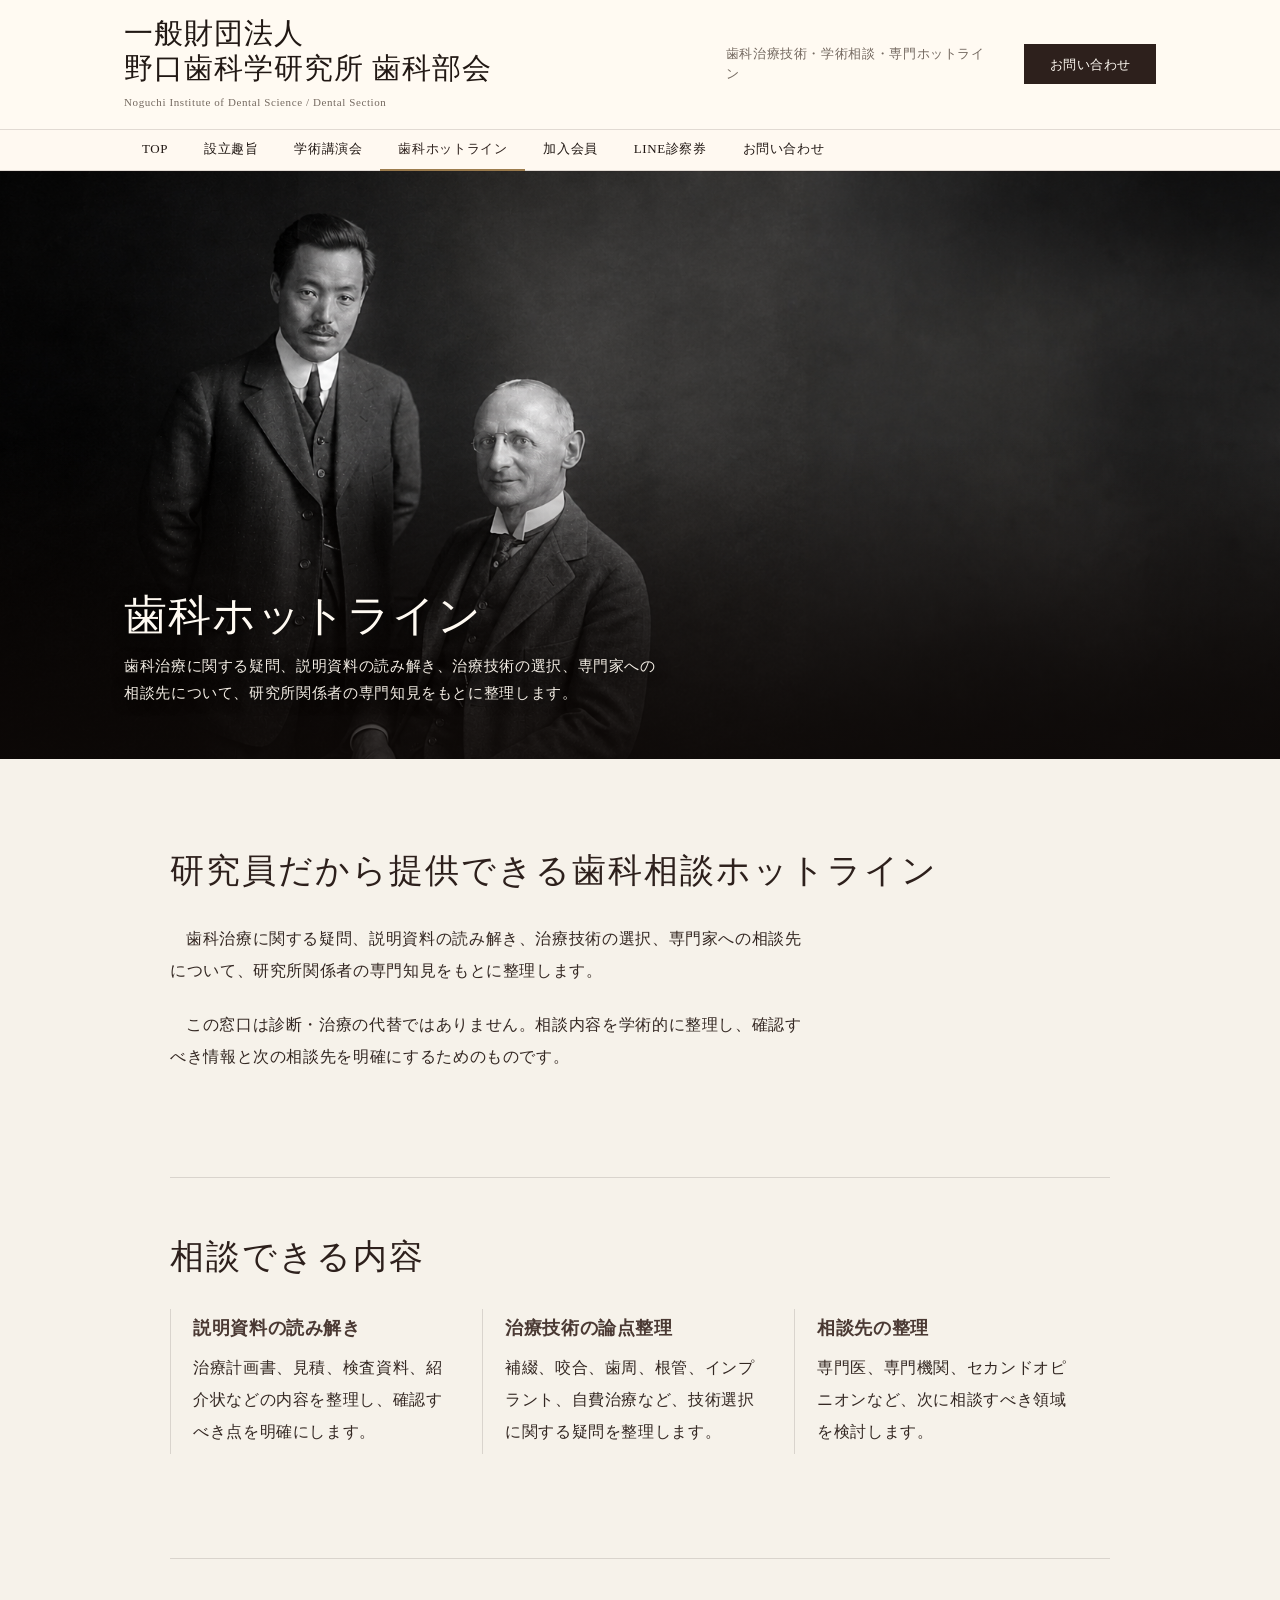
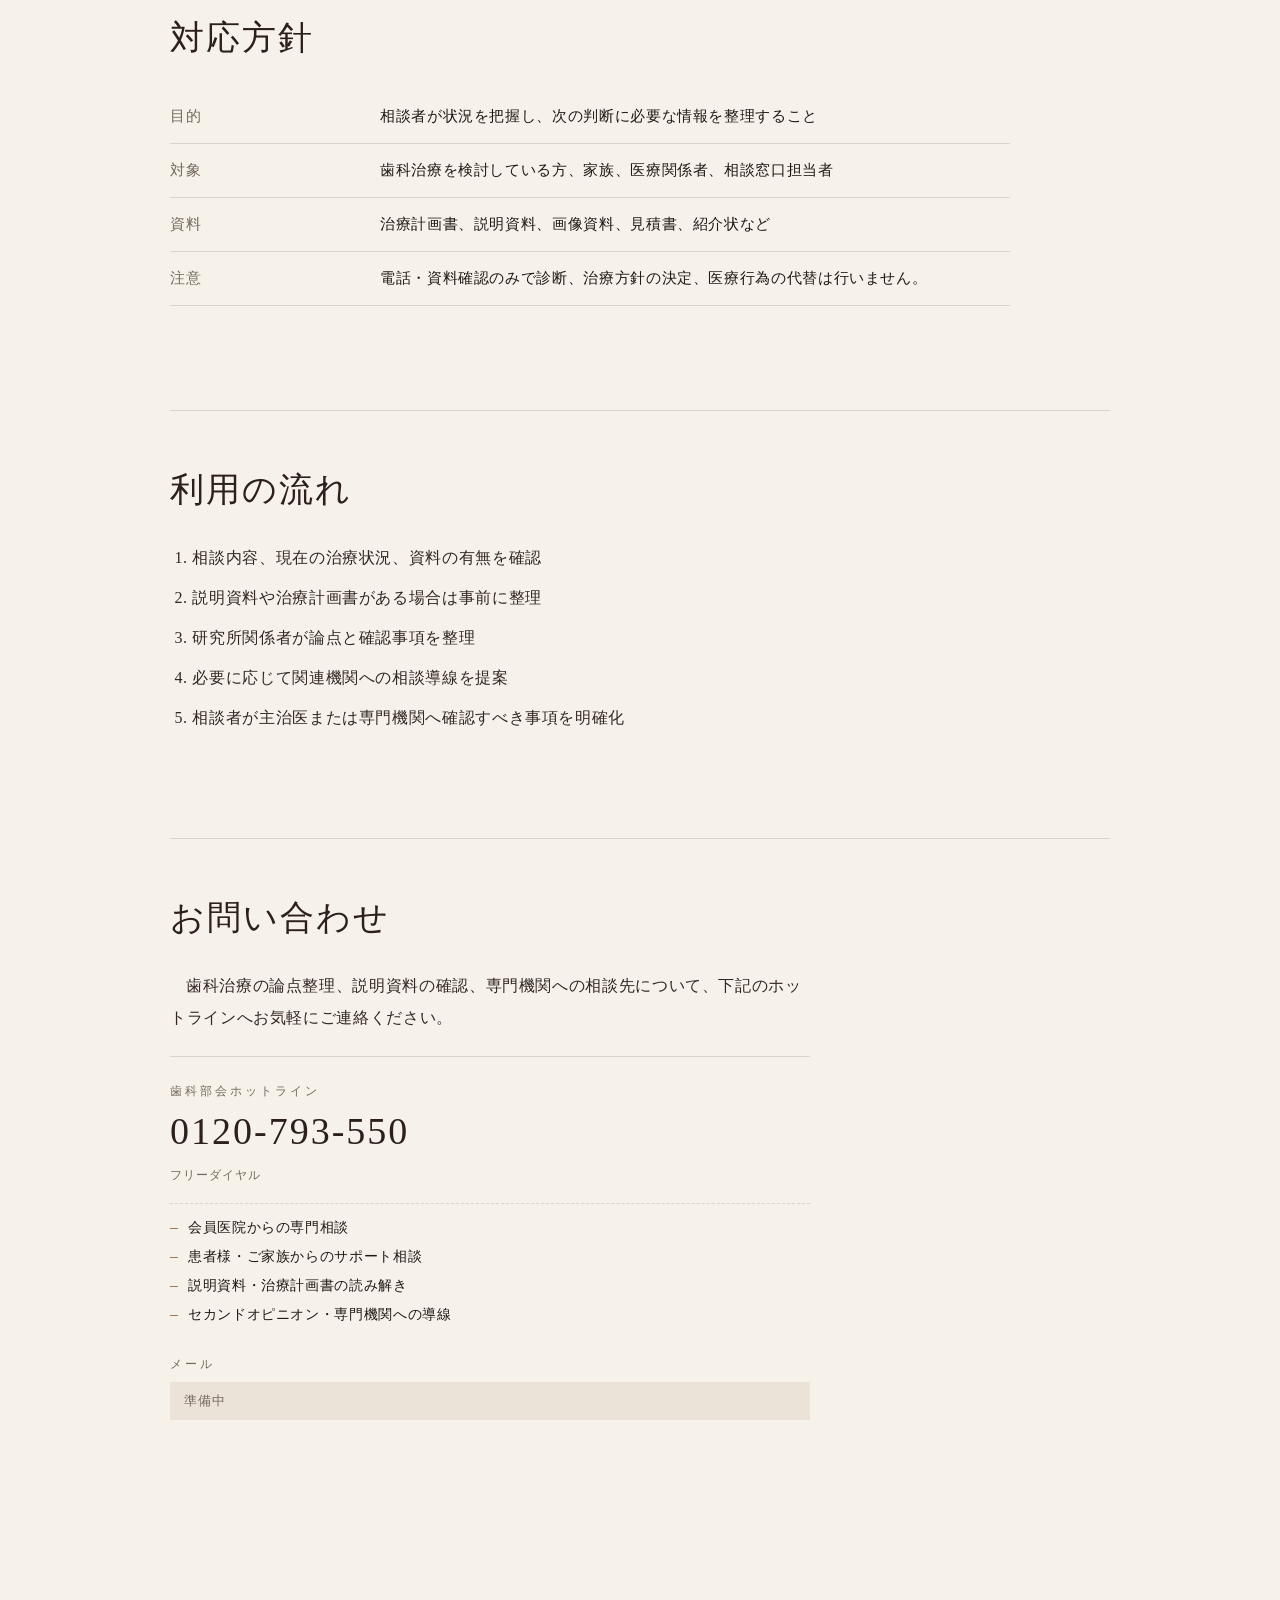
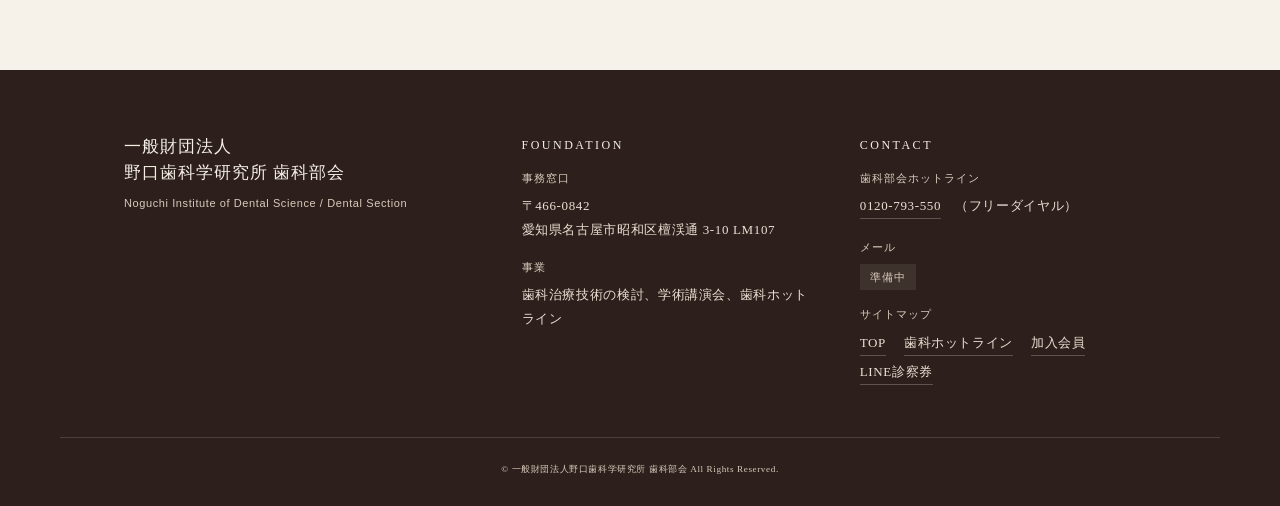
<file: hotline.html>
<!doctype html>
<html lang="ja">
  <head>
    <meta charset="utf-8" />
    <meta name="viewport" content="width=device-width, initial-scale=1" />
    <title>歯科ホットライン | 一般財団法人野口歯科学研究所 歯科部会</title>
    <meta
      name="description"
      content="一般財団法人野口歯科学研究所 歯科部会の歯科ホットラインは、歯科治療に関する疑問、説明資料の読み解き、治療技術の選択、専門家への相談先を整理する相談窓口です。セカンドオピニオン・資料確認の論点整理を支援します。"
    />
    <meta name="keywords" content="歯科ホットライン,歯科相談,セカンドオピニオン,治療計画書,歯科見積,歯科紹介状,野口歯科学研究所,歯科部会,治療技術相談" />
    <meta name="author" content="一般財団法人野口歯科学研究所 歯科部会" />
    <meta name="robots" content="index,follow,max-image-preview:large,max-snippet:-1" />
    <meta name="format-detection" content="telephone=no" />
    <meta name="theme-color" content="#0e2a47" />

    <link rel="canonical" href="https://hideyo-noguchi-mri.com/hotline.html" />

    <!-- Open Graph -->
    <meta property="og:type" content="article" />
    <meta property="og:site_name" content="一般財団法人野口歯科学研究所 歯科部会" />
    <meta property="og:title" content="歯科ホットライン | 一般財団法人野口歯科学研究所 歯科部会" />
    <meta property="og:description" content="歯科治療に関する疑問、説明資料の読み解き、治療技術の選択、専門家への相談先を整理する相談窓口です。" />
    <meta property="og:url" content="https://hideyo-noguchi-mri.com/hotline.html" />
    <meta property="og:image" content="https://hideyo-noguchi-mri.com/assets/og-image.png" />
    <meta property="og:image:width" content="1200" />
    <meta property="og:image:height" content="630" />
    <meta property="og:locale" content="ja_JP" />

    <!-- Twitter Card -->
    <meta name="twitter:card" content="summary_large_image" />
    <meta name="twitter:title" content="歯科ホットライン | 一般財団法人野口歯科学研究所 歯科部会" />
    <meta name="twitter:description" content="歯科治療の疑問、説明資料の読み解き、治療技術の選択、相談先を整理する相談窓口。" />
    <meta name="twitter:image" content="https://hideyo-noguchi-mri.com/assets/og-image.png" />

    <!-- Favicon -->
    <link rel="icon" type="image/png" sizes="16x16" href="assets/favicon-16.png" />
    <link rel="icon" type="image/png" sizes="32x32" href="assets/favicon-32.png" />
    <link rel="icon" type="image/png" sizes="192x192" href="assets/favicon-192.png" />
    <link rel="icon" type="image/png" sizes="512x512" href="assets/favicon-512.png" />
    <link rel="apple-touch-icon" sizes="180x180" href="assets/apple-touch-icon.png" />
    <link rel="shortcut icon" href="assets/favicon-32.png" />

    <link rel="stylesheet" href="styles.css" />
    <script src="site.js"></script>

    <!-- パンくず構造化データ -->
    <script type="application/ld+json">
    {
      "@context": "https://schema.org",
      "@type": "BreadcrumbList",
      "itemListElement": [
        { "@type": "ListItem", "position": 1, "name": "TOP", "item": "https://hideyo-noguchi-mri.com/" },
        { "@type": "ListItem", "position": 2, "name": "歯科ホットライン", "item": "https://hideyo-noguchi-mri.com/hotline.html" }
      ]
    }
    </script>
  </head>
  <body>
    <div id="wrapper">
      <site-header current="hotline"></site-header>

      <main>
        <div id="imagebox">
          <img
            src="assets/noguchi-hero-refined.png"
            alt="野口英世博士を含む歴史的肖像写真"
          />
          <div class="hero-caption">
            <h1>歯科ホットライン</h1>
            <span>歯科治療に関する疑問、説明資料の読み解き、治療技術の選択、専門家への相談先について、研究所関係者の専門知見をもとに整理します。</span>
          </div>
        </div>

        <div id="content" class="clearfix">
          <article id="main">
            <section class="singletxt">
              <h2 class="title">研究員だから提供できる歯科相談ホットライン</h2>
              <p>
                歯科治療に関する疑問、説明資料の読み解き、治療技術の選択、専門家への相談先について、研究所関係者の専門知見をもとに整理します。
              </p>
              <p>
                この窓口は診断・治療の代替ではありません。相談内容を学術的に整理し、確認すべき情報と次の相談先を明確にするためのものです。
              </p>
            </section>

            <section class="singletxt">
              <h2>相談できる内容</h2>
              <div class="feature-grid">
                <div>
                  <h3>説明資料の読み解き</h3>
                  <p>治療計画書、見積、検査資料、紹介状などの内容を整理し、確認すべき点を明確にします。</p>
                </div>
                <div>
                  <h3>治療技術の論点整理</h3>
                  <p>補綴、咬合、歯周、根管、インプラント、自費治療など、技術選択に関する疑問を整理します。</p>
                </div>
                <div>
                  <h3>相談先の整理</h3>
                  <p>専門医、専門機関、セカンドオピニオンなど、次に相談すべき領域を検討します。</p>
                </div>
              </div>
            </section>

            <section class="singletxt">
              <h2>対応方針</h2>
              <table class="tablestyle">
                <tr>
                  <th>目的</th>
                  <td>相談者が状況を把握し、次の判断に必要な情報を整理すること</td>
                </tr>
                <tr>
                  <th>対象</th>
                  <td>歯科治療を検討している方、家族、医療関係者、相談窓口担当者</td>
                </tr>
                <tr>
                  <th>資料</th>
                  <td>治療計画書、説明資料、画像資料、見積書、紹介状など</td>
                </tr>
                <tr>
                  <th>注意</th>
                  <td>電話・資料確認のみで診断、治療方針の決定、医療行為の代替は行いません。</td>
                </tr>
              </table>
            </section>

            <section class="singletxt">
              <h2>利用の流れ</h2>
              <ol class="flow-list">
                <li>相談内容、現在の治療状況、資料の有無を確認</li>
                <li>説明資料や治療計画書がある場合は事前に整理</li>
                <li>研究所関係者が論点と確認事項を整理</li>
                <li>必要に応じて関連機関への相談導線を提案</li>
                <li>相談者が主治医または専門機関へ確認すべき事項を明確化</li>
              </ol>
            </section>

            <section class="singletxt">
              <h2>お問い合わせ</h2>
              <p>歯科治療の論点整理、説明資料の確認、専門機関への相談先について、下記のホットラインへお気軽にご連絡ください。</p>
              <div class="contact-info">
                <div class="contact-info__row">
                  <span class="contact-info__label">歯科部会ホットライン</span>
                  <a class="contact-info__phone" href="tel:0120-793-550">0120-793-550</a>
                  <span class="contact-info__phone-note">フリーダイヤル</span>
                  <ul class="contact-info__purposes">
                    <li>会員医院からの専門相談</li>
                    <li>患者様・ご家族からのサポート相談</li>
                    <li>説明資料・治療計画書の読み解き</li>
                    <li>セカンドオピニオン・専門機関への導線</li>
                  </ul>
                </div>
                <div class="contact-info__row">
                  <span class="contact-info__label">メール</span>
                  <span class="contact-pending">準備中</span>
                </div>
              </div>
            </section>
          </article>
        </div>
      </main>

      <site-footer></site-footer>
    </div>
  </body>
</html>
</file>
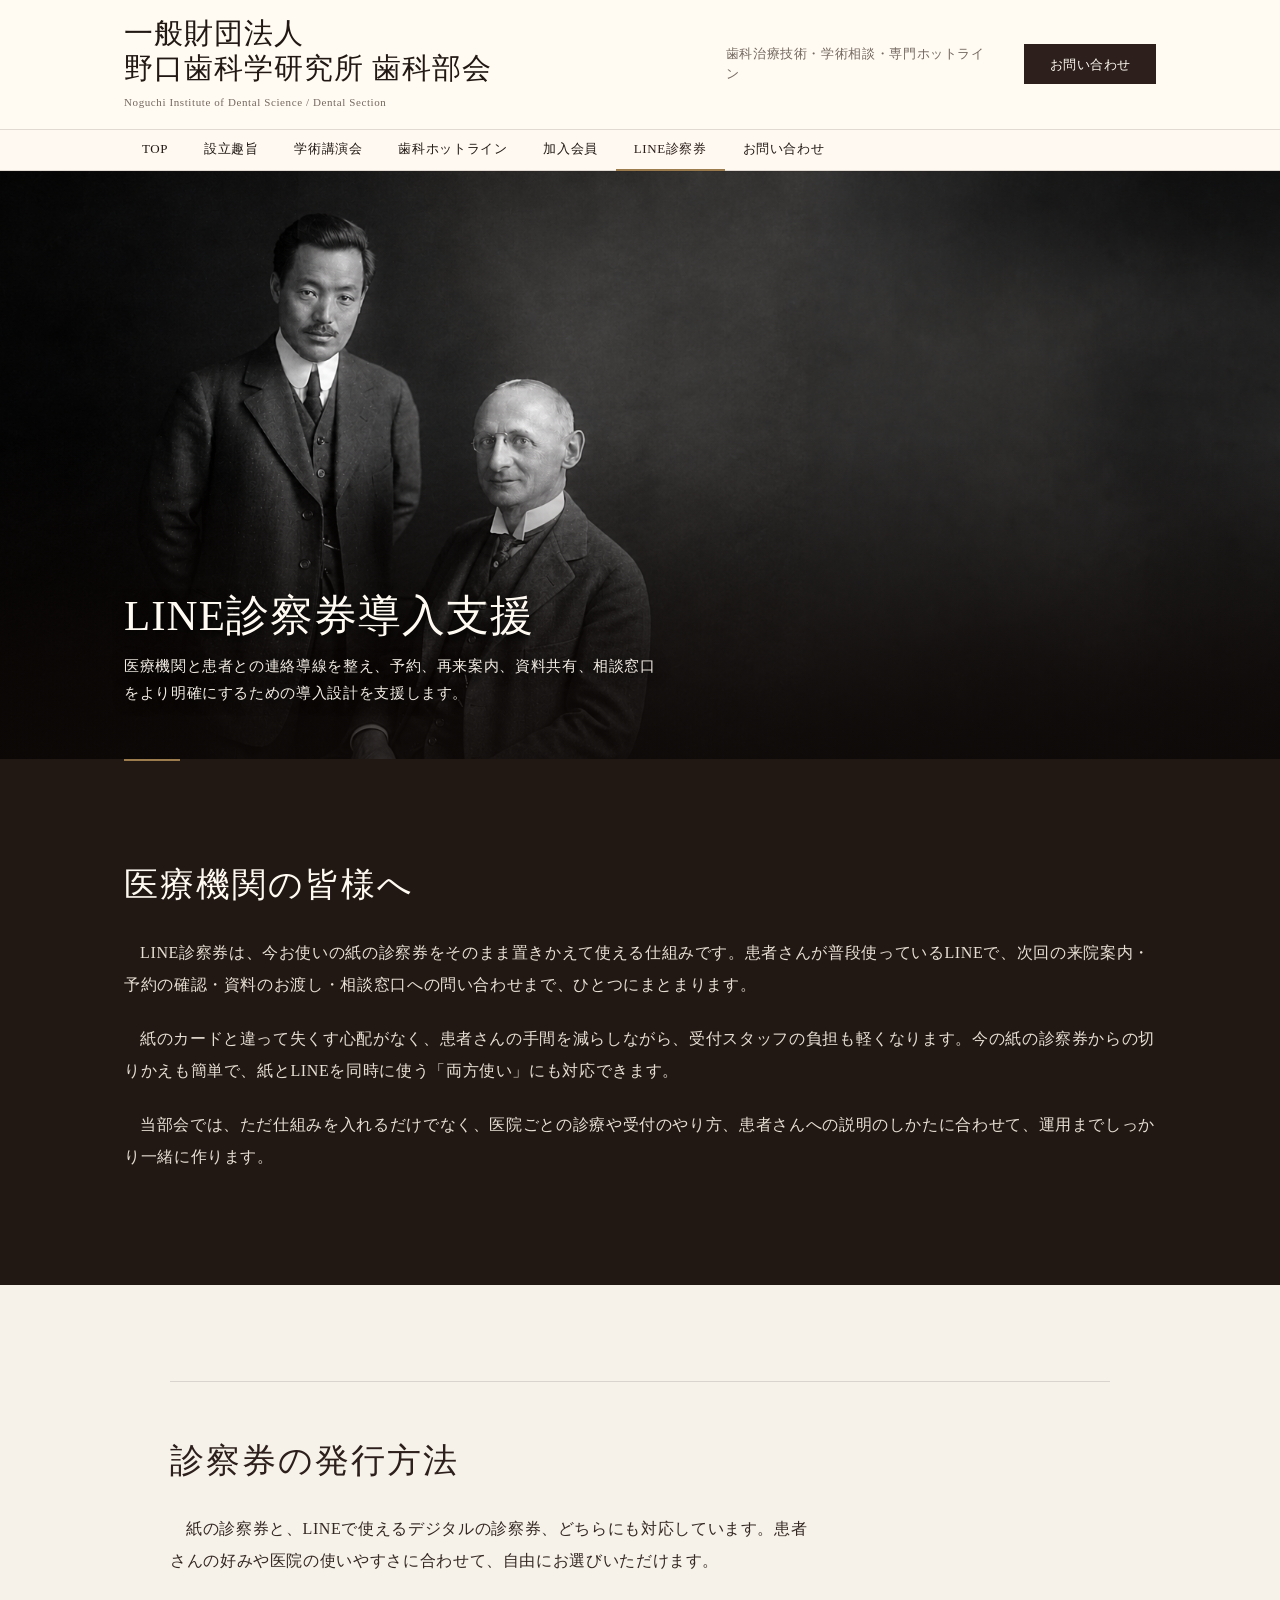
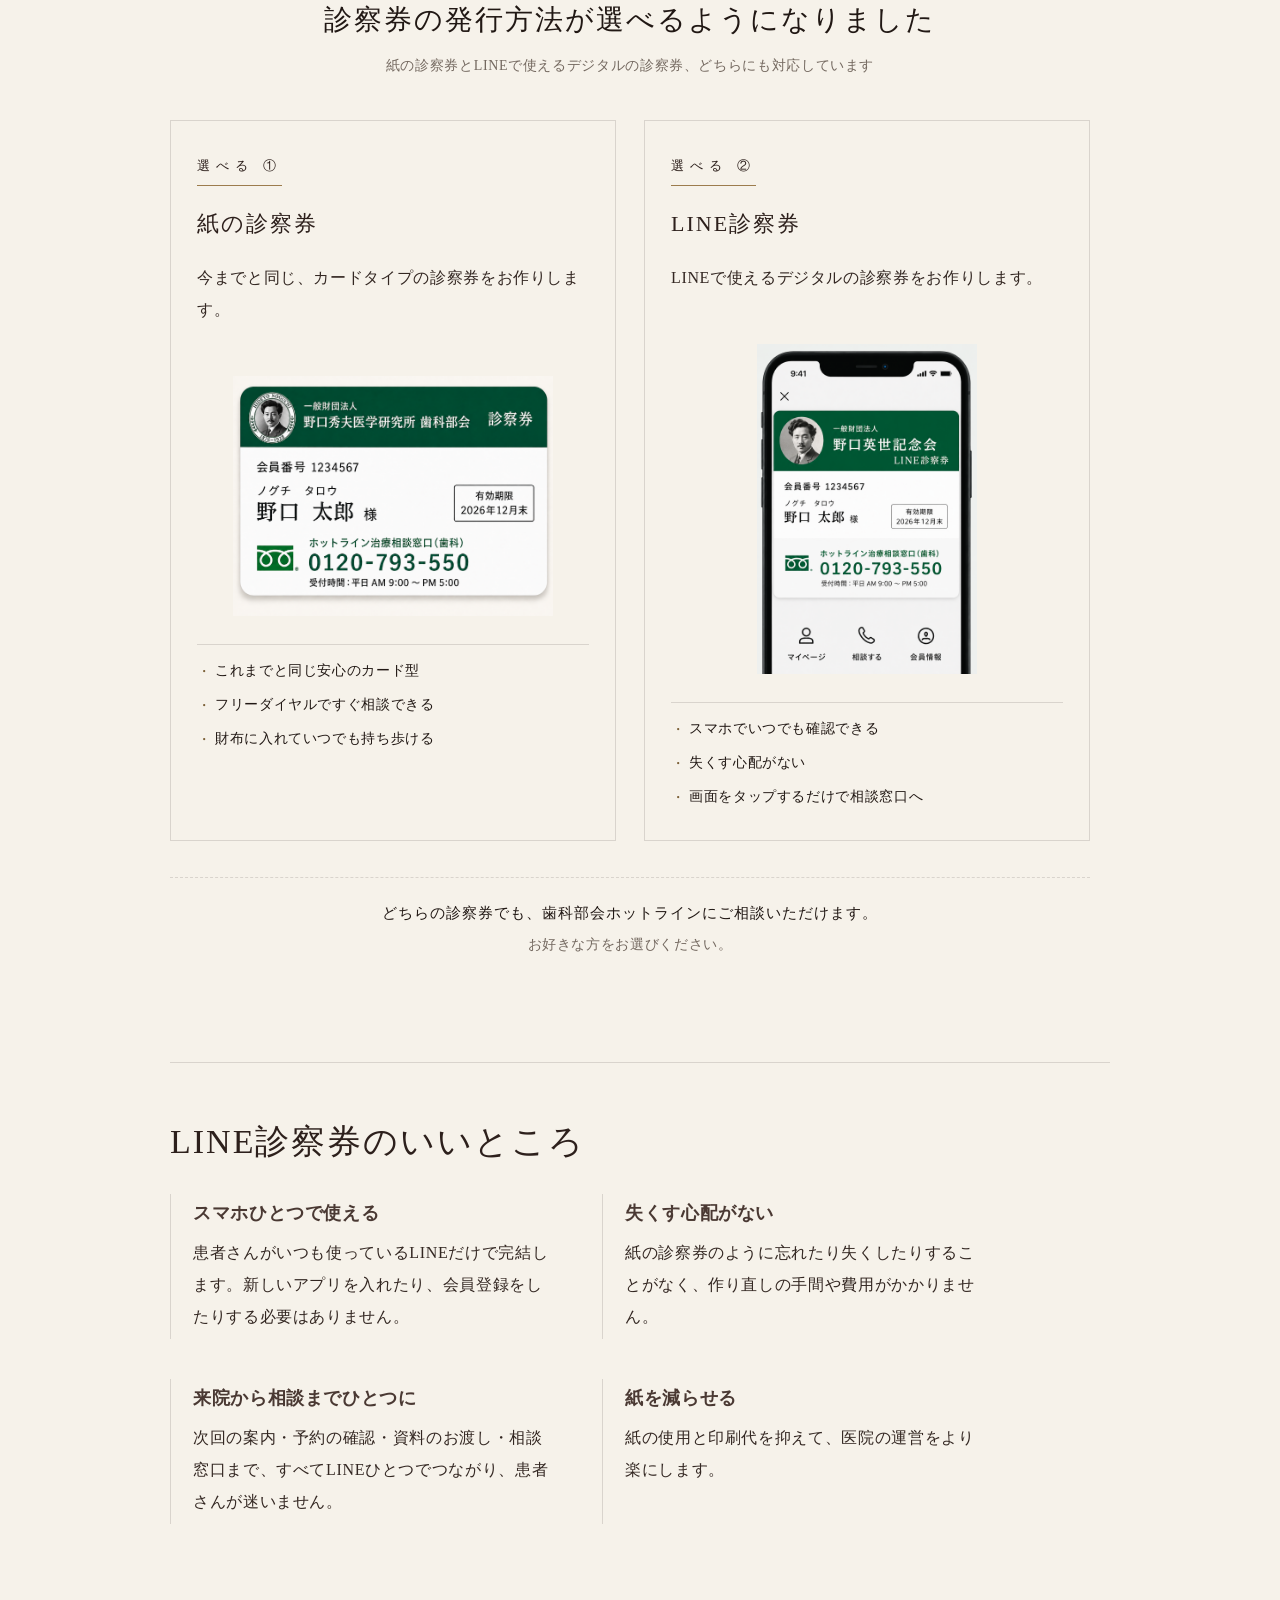
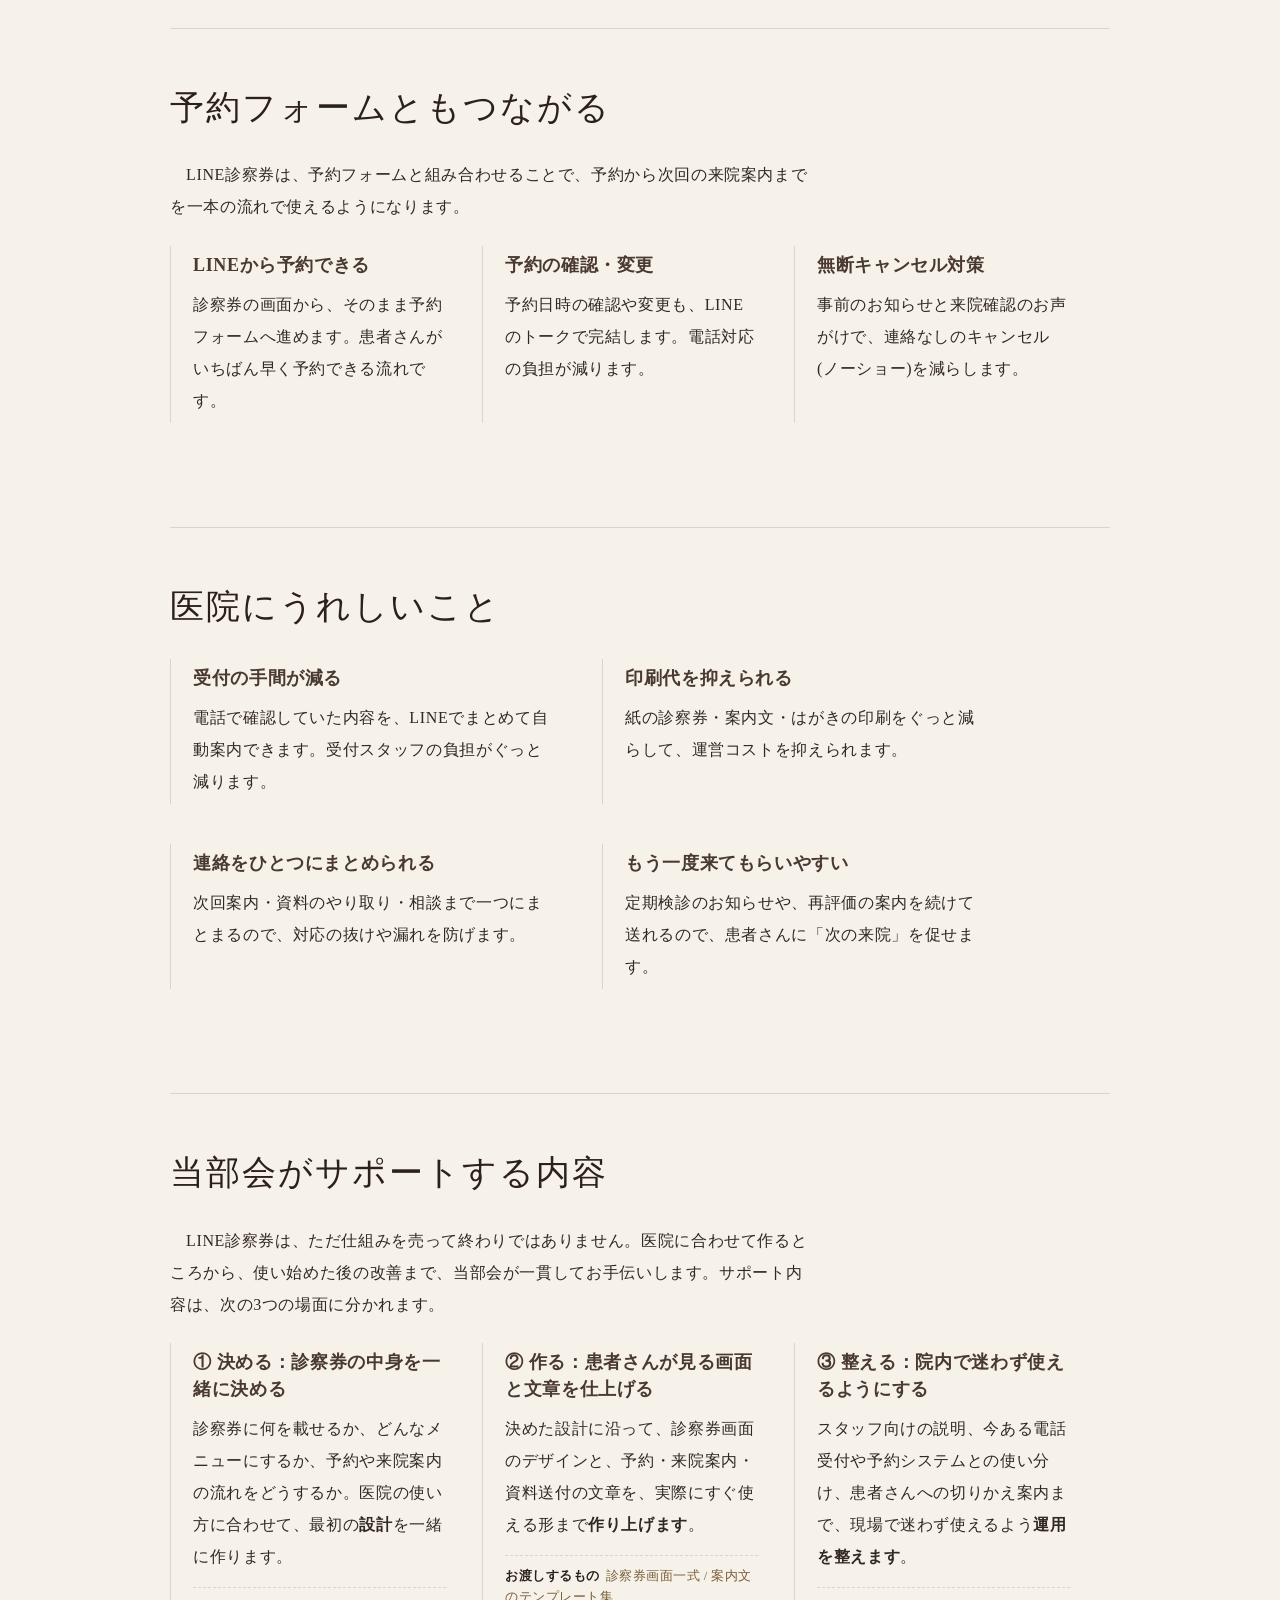
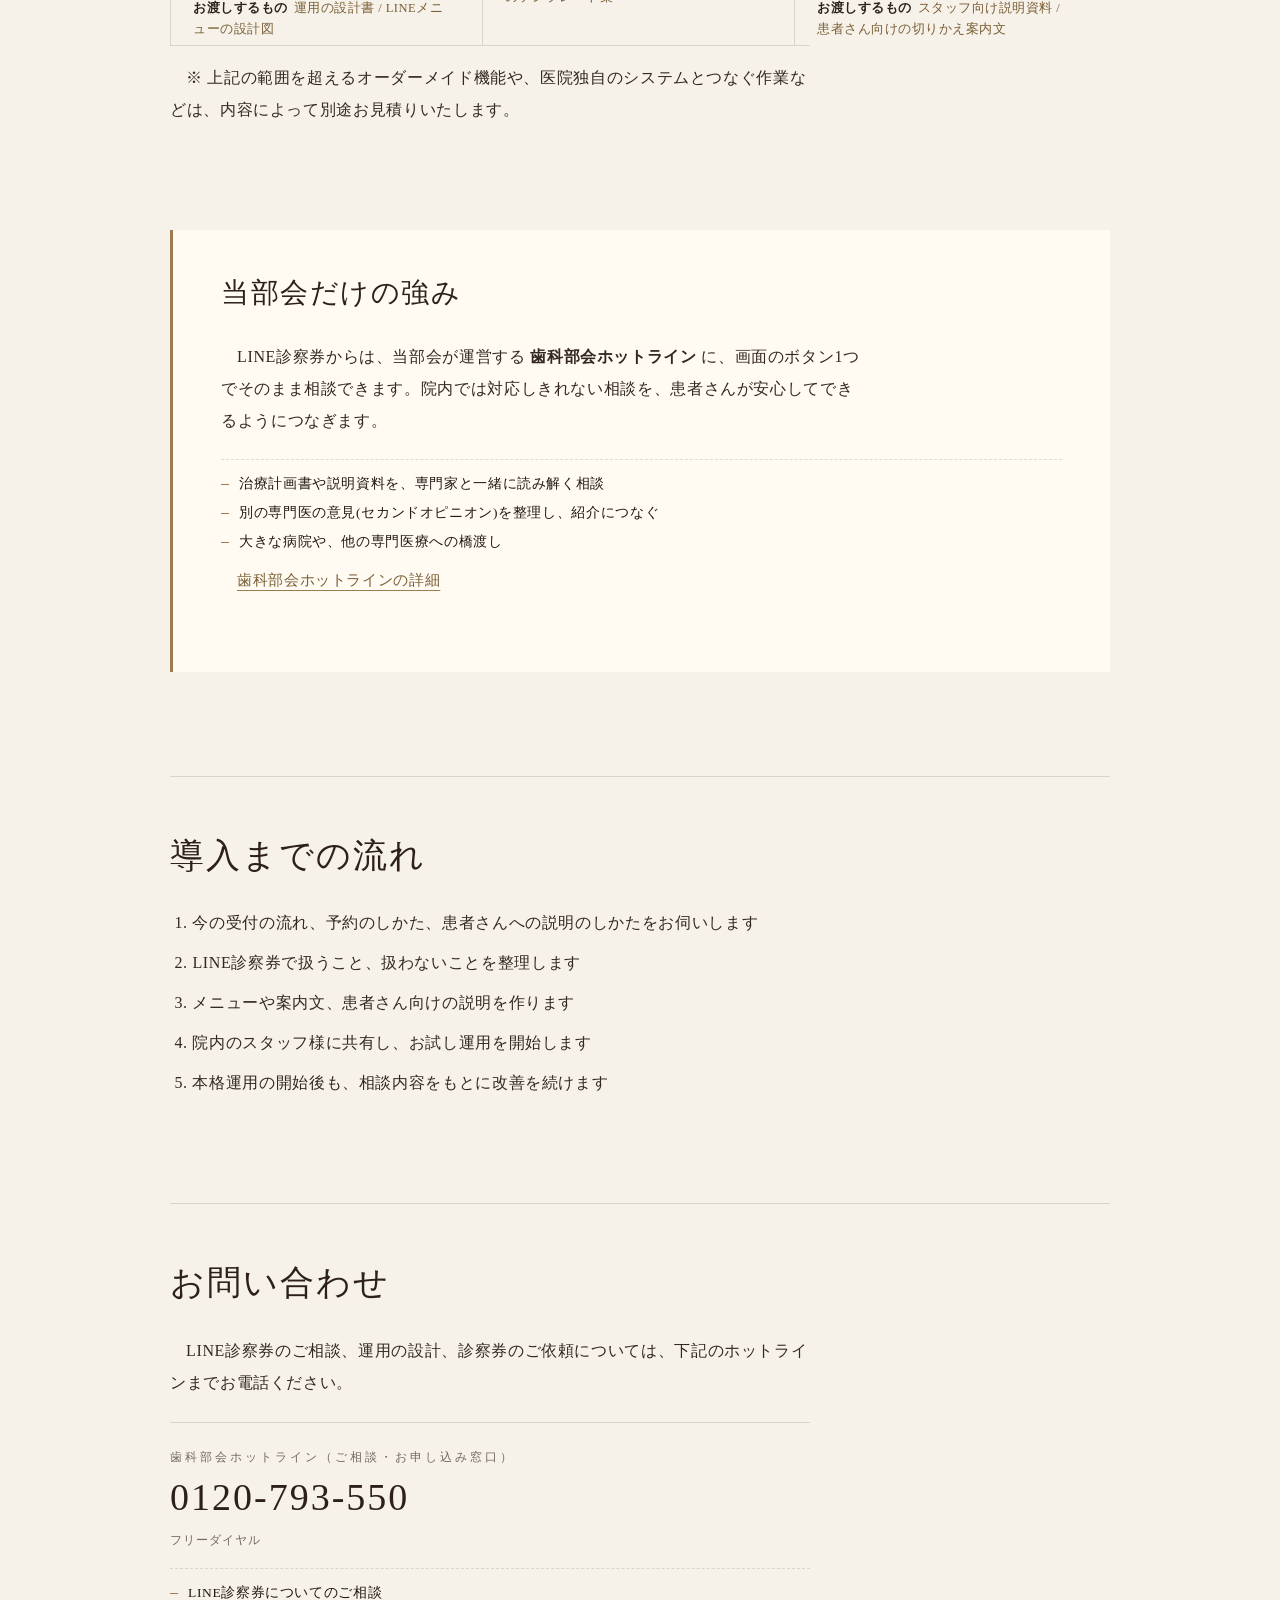
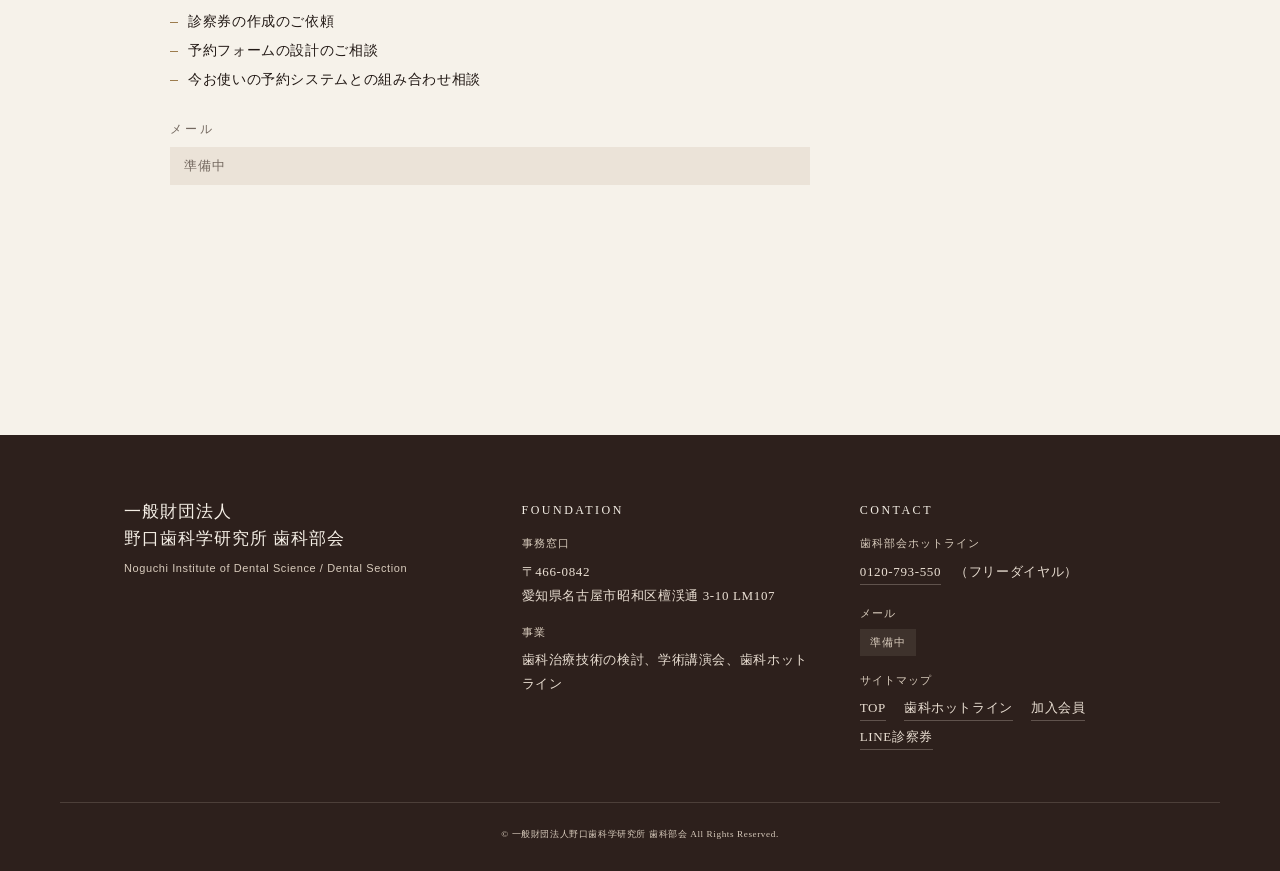
<file: line-card.html>
<!doctype html>
<html lang="ja">
  <head>
    <meta charset="utf-8" />
    <meta name="viewport" content="width=device-width, initial-scale=1" />
    <title>LINE診察券導入支援 | 一般財団法人野口歯科学研究所 歯科部会</title>
    <meta
      name="description"
      content="一般財団法人野口歯科学研究所 歯科部会は、医療機関向けにLINE診察券の導入設計、運用整理、患者導線の構築を支援します。予約・再来案内・資料共有・専門相談導線を一元化。"
    />
    <meta name="keywords" content="LINE診察券,診察券アプリ,歯科医院DX,患者導線,予約確認,再来案内,医療機関向けLINE,野口歯科学研究所,歯科部会" />
    <meta name="author" content="一般財団法人野口歯科学研究所 歯科部会" />
    <meta name="robots" content="index,follow,max-image-preview:large,max-snippet:-1" />
    <meta name="format-detection" content="telephone=no" />
    <meta name="theme-color" content="#0e2a47" />

    <link rel="canonical" href="https://hideyo-noguchi-mri.com/line-card.html" />

    <!-- Open Graph -->
    <meta property="og:type" content="article" />
    <meta property="og:site_name" content="一般財団法人野口歯科学研究所 歯科部会" />
    <meta property="og:title" content="LINE診察券導入支援 | 一般財団法人野口歯科学研究所 歯科部会" />
    <meta property="og:description" content="医療機関向けにLINE診察券の導入設計、運用整理、患者導線の構築を支援します。" />
    <meta property="og:url" content="https://hideyo-noguchi-mri.com/line-card.html" />
    <meta property="og:image" content="https://hideyo-noguchi-mri.com/assets/og-image.png" />
    <meta property="og:image:width" content="1200" />
    <meta property="og:image:height" content="630" />
    <meta property="og:locale" content="ja_JP" />

    <!-- Twitter Card -->
    <meta name="twitter:card" content="summary_large_image" />
    <meta name="twitter:title" content="LINE診察券導入支援 | 一般財団法人野口歯科学研究所 歯科部会" />
    <meta name="twitter:description" content="医療機関向けにLINE診察券の導入設計、運用整理、患者導線の構築を支援します。" />
    <meta name="twitter:image" content="https://hideyo-noguchi-mri.com/assets/og-image.png" />

    <!-- Favicon -->
    <link rel="icon" type="image/png" sizes="16x16" href="assets/favicon-16.png" />
    <link rel="icon" type="image/png" sizes="32x32" href="assets/favicon-32.png" />
    <link rel="icon" type="image/png" sizes="192x192" href="assets/favicon-192.png" />
    <link rel="icon" type="image/png" sizes="512x512" href="assets/favicon-512.png" />
    <link rel="apple-touch-icon" sizes="180x180" href="assets/apple-touch-icon.png" />
    <link rel="shortcut icon" href="assets/favicon-32.png" />

    <link rel="stylesheet" href="styles.css" />
    <script src="site.js"></script>

    <!-- パンくず構造化データ -->
    <script type="application/ld+json">
    {
      "@context": "https://schema.org",
      "@type": "BreadcrumbList",
      "itemListElement": [
        { "@type": "ListItem", "position": 1, "name": "TOP", "item": "https://hideyo-noguchi-mri.com/" },
        { "@type": "ListItem", "position": 2, "name": "LINE診察券", "item": "https://hideyo-noguchi-mri.com/line-card.html" }
      ]
    }
    </script>
  </head>
  <body>
    <div id="wrapper">
      <site-header current="line-card"></site-header>

      <main>
        <div id="imagebox">
          <img
            src="assets/noguchi-hero-refined.png"
            alt="野口英世博士を含む歴史的肖像写真"
          />
          <div class="hero-caption">
            <h1>LINE診察券導入支援</h1>
            <span>医療機関と患者との連絡導線を整え、予約、再来案内、資料共有、相談窓口をより明確にするための導入設計を支援します。</span>
          </div>
        </div>

        <div id="content" class="clearfix">
          <article id="main">
            <section class="singletxt dark-block">
              <h2 class="title">医療機関の皆様へ</h2>
              <p>
                LINE診察券は、今お使いの紙の診察券をそのまま置きかえて使える仕組みです。患者さんが普段使っているLINEで、次回の来院案内・予約の確認・資料のお渡し・相談窓口への問い合わせまで、ひとつにまとまります。
              </p>
              <p>
                紙のカードと違って失くす心配がなく、患者さんの手間を減らしながら、受付スタッフの負担も軽くなります。今の紙の診察券からの切りかえも簡単で、紙とLINEを同時に使う「両方使い」にも対応できます。
              </p>
              <p>
                当部会では、ただ仕組みを入れるだけでなく、医院ごとの診療や受付のやり方、患者さんへの説明のしかたに合わせて、運用までしっかり一緒に作ります。
              </p>
            </section>

            <section class="singletxt">
              <h2>診察券の発行方法</h2>
              <p>
                紙の診察券と、LINEで使えるデジタルの診察券、どちらにも対応しています。患者さんの好みや医院の使いやすさに合わせて、自由にお選びいただけます。
              </p>

              <div class="option-cards">
                <div class="option-cards__heading">
                  <h3>診察券の発行方法が選べるようになりました</h3>
                  <p>紙の診察券とLINEで使えるデジタルの診察券、どちらにも対応しています</p>
                </div>

                <div class="option-cards__grid">

                  <div class="option-card">
                    <span class="option-card__badge">選べる ①</span>
                    <h4 class="option-card__title">紙の診察券</h4>
                    <p class="option-card__desc">今までと同じ、カードタイプの診察券をお作りします。</p>

                    <div class="option-card__visual">
                      <img
                        class="option-card__mock"
                        src="assets/paper-card-mock.png"
                        alt="紙の診察券モックアップ(会員番号・氏名・有効期限・歯科部会ホットライン 0120-793-550 を掲載)"
                        width="1448"
                        height="1086"
                        loading="lazy"
                      />
                    </div>

                    <ul class="option-card__features">
                      <li>これまでと同じ安心のカード型</li>
                      <li>フリーダイヤルですぐ相談できる</li>
                      <li>財布に入れていつでも持ち歩ける</li>
                    </ul>
                  </div>

                  <div class="option-card">
                    <span class="option-card__badge">選べる ②</span>
                    <h4 class="option-card__title">LINE診察券</h4>
                    <p class="option-card__desc">LINEで使えるデジタルの診察券をお作りします。</p>

                    <div class="option-card__visual">
                      <img
                        class="option-card__mock option-card__mock--phone"
                        src="assets/line-card-mock.png"
                        alt="LINE診察券モックアップ(スマートフォン画面に表示された会員番号・氏名・有効期限・歯科部会ホットライン 0120-793-550)"
                        width="1024"
                        height="1536"
                        loading="lazy"
                      />
                    </div>

                    <ul class="option-card__features">
                      <li>スマホでいつでも確認できる</li>
                      <li>失くす心配がない</li>
                      <li>画面をタップするだけで相談窓口へ</li>
                    </ul>
                  </div>

                </div>

                <div class="option-cards__footer">
                  <p>どちらの診察券でも、歯科部会ホットラインにご相談いただけます。</p>
                  <p>お好きな方をお選びください。</p>
                </div>
              </div>
            </section>

            <section class="singletxt">
              <h2>LINE診察券のいいところ</h2>
              <div class="feature-grid feature-grid--2col">
                <div>
                  <h3>スマホひとつで使える</h3>
                  <p>患者さんがいつも使っているLINEだけで完結します。新しいアプリを入れたり、会員登録をしたりする必要はありません。</p>
                </div>
                <div>
                  <h3>失くす心配がない</h3>
                  <p>紙の診察券のように忘れたり失くしたりすることがなく、作り直しの手間や費用がかかりません。</p>
                </div>
                <div>
                  <h3>来院から相談までひとつに</h3>
                  <p>次回の案内・予約の確認・資料のお渡し・相談窓口まで、すべてLINEひとつでつながり、患者さんが迷いません。</p>
                </div>
                <div>
                  <h3>紙を減らせる</h3>
                  <p>紙の使用と印刷代を抑えて、医院の運営をより楽にします。</p>
                </div>
              </div>
            </section>

            <section class="singletxt">
              <h2>予約フォームともつながる</h2>
              <p>
                LINE診察券は、予約フォームと組み合わせることで、予約から次回の来院案内までを一本の流れで使えるようになります。
              </p>
              <div class="feature-grid">
                <div>
                  <h3>LINEから予約できる</h3>
                  <p>診察券の画面から、そのまま予約フォームへ進めます。患者さんがいちばん早く予約できる流れです。</p>
                </div>
                <div>
                  <h3>予約の確認・変更</h3>
                  <p>予約日時の確認や変更も、LINEのトークで完結します。電話対応の負担が減ります。</p>
                </div>
                <div>
                  <h3>無断キャンセル対策</h3>
                  <p>事前のお知らせと来院確認のお声がけで、連絡なしのキャンセル(ノーショー)を減らします。</p>
                </div>
              </div>
            </section>

            <section class="singletxt">
              <h2>医院にうれしいこと</h2>
              <div class="feature-grid feature-grid--2col">
                <div>
                  <h3>受付の手間が減る</h3>
                  <p>電話で確認していた内容を、LINEでまとめて自動案内できます。受付スタッフの負担がぐっと減ります。</p>
                </div>
                <div>
                  <h3>印刷代を抑えられる</h3>
                  <p>紙の診察券・案内文・はがきの印刷をぐっと減らして、運営コストを抑えられます。</p>
                </div>
                <div>
                  <h3>連絡をひとつにまとめられる</h3>
                  <p>次回案内・資料のやり取り・相談まで一つにまとまるので、対応の抜けや漏れを防げます。</p>
                </div>
                <div>
                  <h3>もう一度来てもらいやすい</h3>
                  <p>定期検診のお知らせや、再評価の案内を続けて送れるので、患者さんに「次の来院」を促せます。</p>
                </div>
              </div>
            </section>

            <section class="singletxt">
              <h2>当部会がサポートする内容</h2>
              <p>
                LINE診察券は、ただ仕組みを売って終わりではありません。医院に合わせて作るところから、使い始めた後の改善まで、当部会が一貫してお手伝いします。サポート内容は、次の3つの場面に分かれます。
              </p>
              <div class="feature-grid">
                <div>
                  <h3>① 決める：診察券の中身を一緒に決める</h3>
                  <p>診察券に何を載せるか、どんなメニューにするか、予約や来院案内の流れをどうするか。医院の使い方に合わせて、最初の<strong>設計</strong>を一緒に作ります。</p>
                  <p class="card-deliverable"><strong>お渡しするもの</strong>運用の設計書 / LINEメニューの設計図</p>
                </div>
                <div>
                  <h3>② 作る：患者さんが見る画面と文章を仕上げる</h3>
                  <p>決めた設計に沿って、診察券画面のデザインと、予約・来院案内・資料送付の文章を、実際にすぐ使える形まで<strong>作り上げます</strong>。</p>
                  <p class="card-deliverable"><strong>お渡しするもの</strong>診察券画面一式 / 案内文のテンプレート集</p>
                </div>
                <div>
                  <h3>③ 整える：院内で迷わず使えるようにする</h3>
                  <p>スタッフ向けの説明、今ある電話受付や予約システムとの使い分け、患者さんへの切りかえ案内まで、現場で迷わず使えるよう<strong>運用を整えます</strong>。</p>
                  <p class="card-deliverable"><strong>お渡しするもの</strong>スタッフ向け説明資料 / 患者さん向けの切りかえ案内文</p>
                </div>
              </div>
              <p class="scope-note">
                ※ 上記の範囲を超えるオーダーメイド機能や、医院独自のシステムとつなぐ作業などは、内容によって別途お見積りいたします。
              </p>
            </section>

            <section class="singletxt highlight-block">
              <h2>当部会だけの強み</h2>
              <p>
                LINE診察券からは、当部会が運営する <strong>歯科部会ホットライン</strong> に、画面のボタン1つでそのまま相談できます。院内では対応しきれない相談を、患者さんが安心してできるようにつなぎます。
              </p>
              <ul class="contact-info__purposes">
                <li>治療計画書や説明資料を、専門家と一緒に読み解く相談</li>
                <li>別の専門医の意見(セカンドオピニオン)を整理し、紹介につなぐ</li>
                <li>大きな病院や、他の専門医療への橋渡し</li>
              </ul>
              <p class="contact-line">
                <a href="hotline.html">歯科部会ホットラインの詳細</a>
              </p>
            </section>

            <section class="singletxt">
              <h2>導入までの流れ</h2>
              <ol class="flow-list">
                <li>今の受付の流れ、予約のしかた、患者さんへの説明のしかたをお伺いします</li>
                <li>LINE診察券で扱うこと、扱わないことを整理します</li>
                <li>メニューや案内文、患者さん向けの説明を作ります</li>
                <li>院内のスタッフ様に共有し、お試し運用を開始します</li>
                <li>本格運用の開始後も、相談内容をもとに改善を続けます</li>
              </ol>
            </section>

            <section class="singletxt">
              <h2>お問い合わせ</h2>
              <p>LINE診察券のご相談、運用の設計、診察券のご依頼については、下記のホットラインまでお電話ください。</p>
              <div class="contact-info">
                <div class="contact-info__row">
                  <span class="contact-info__label">歯科部会ホットライン（ご相談・お申し込み窓口）</span>
                  <a class="contact-info__phone" href="tel:0120-793-550">0120-793-550</a>
                  <span class="contact-info__phone-note">フリーダイヤル</span>
                  <ul class="contact-info__purposes">
                    <li>LINE診察券についてのご相談</li>
                    <li>診察券の作成のご依頼</li>
                    <li>予約フォームの設計のご相談</li>
                    <li>今お使いの予約システムとの組み合わせ相談</li>
                  </ul>
                </div>
                <div class="contact-info__row">
                  <span class="contact-info__label">メール</span>
                  <span class="contact-pending">準備中</span>
                </div>
              </div>
            </section>
          </article>
        </div>
      </main>

      <site-footer></site-footer>
    </div>
  </body>
</html>
</file>
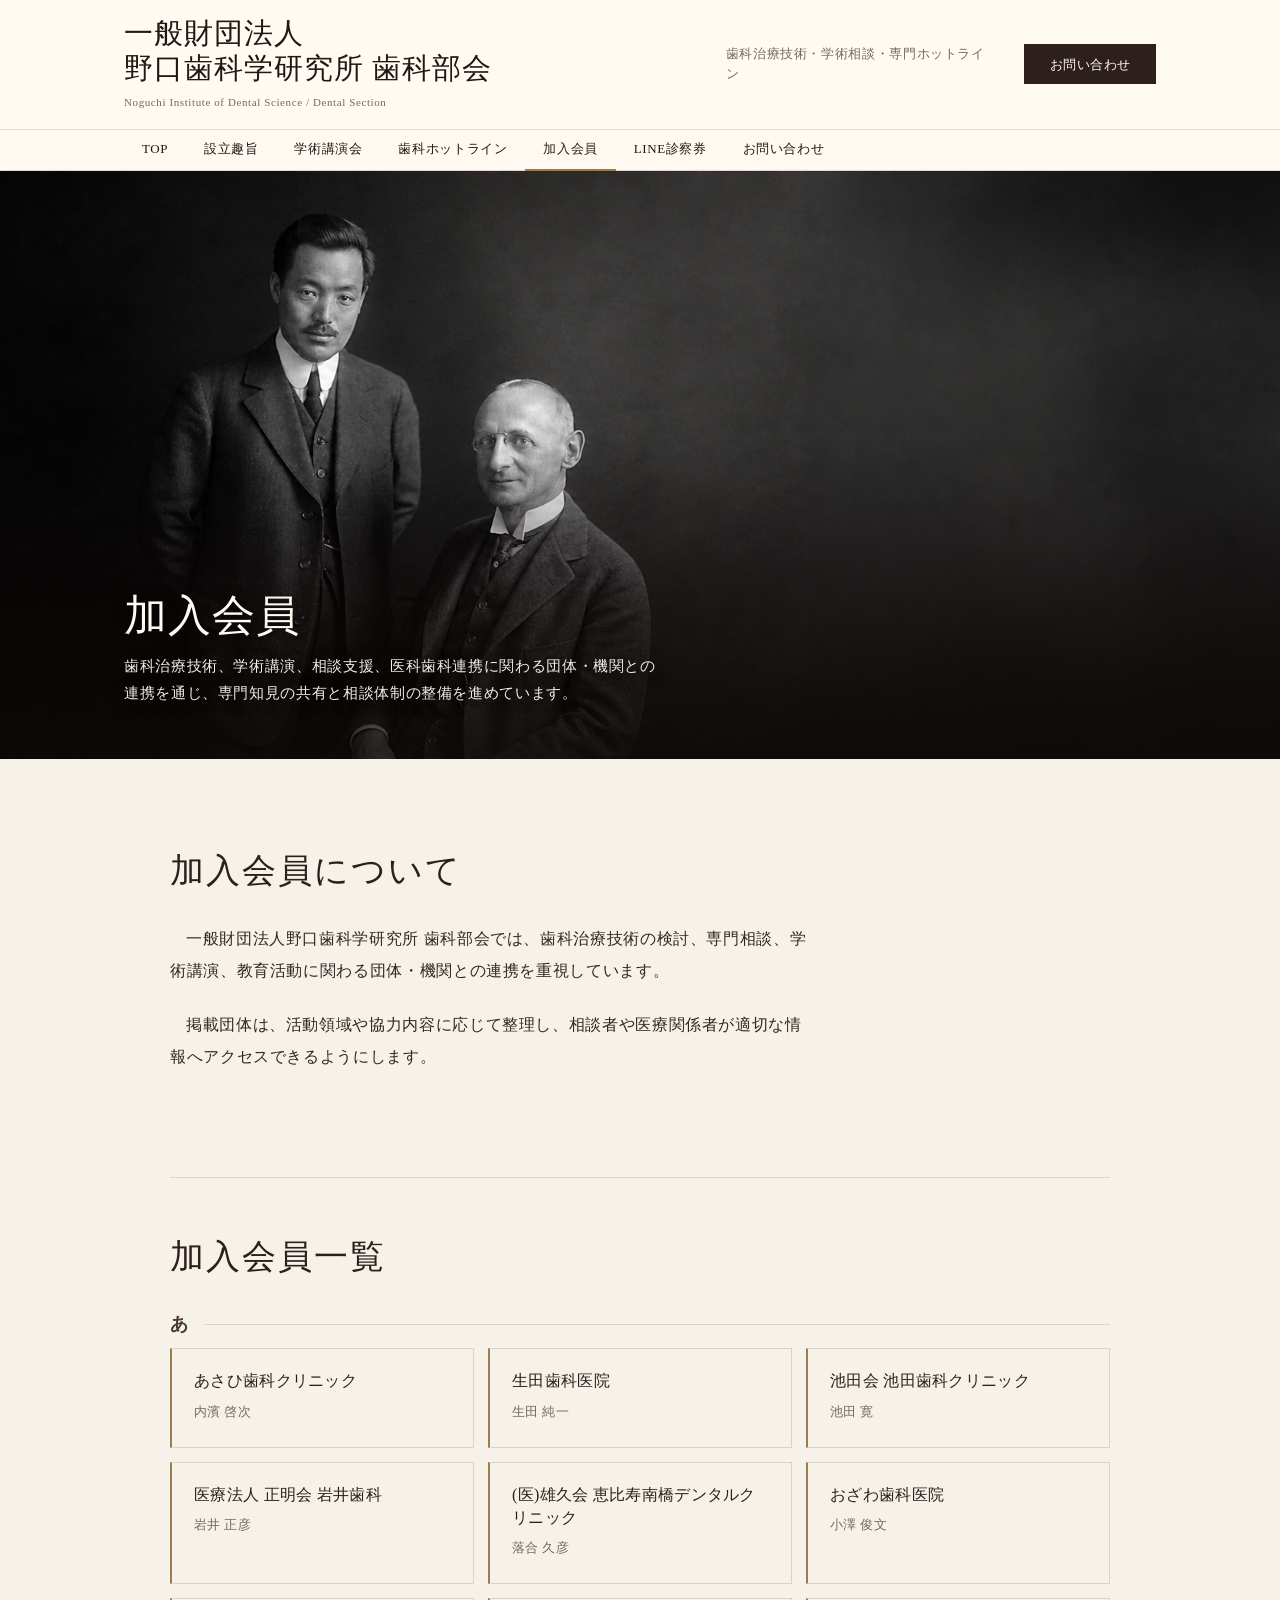
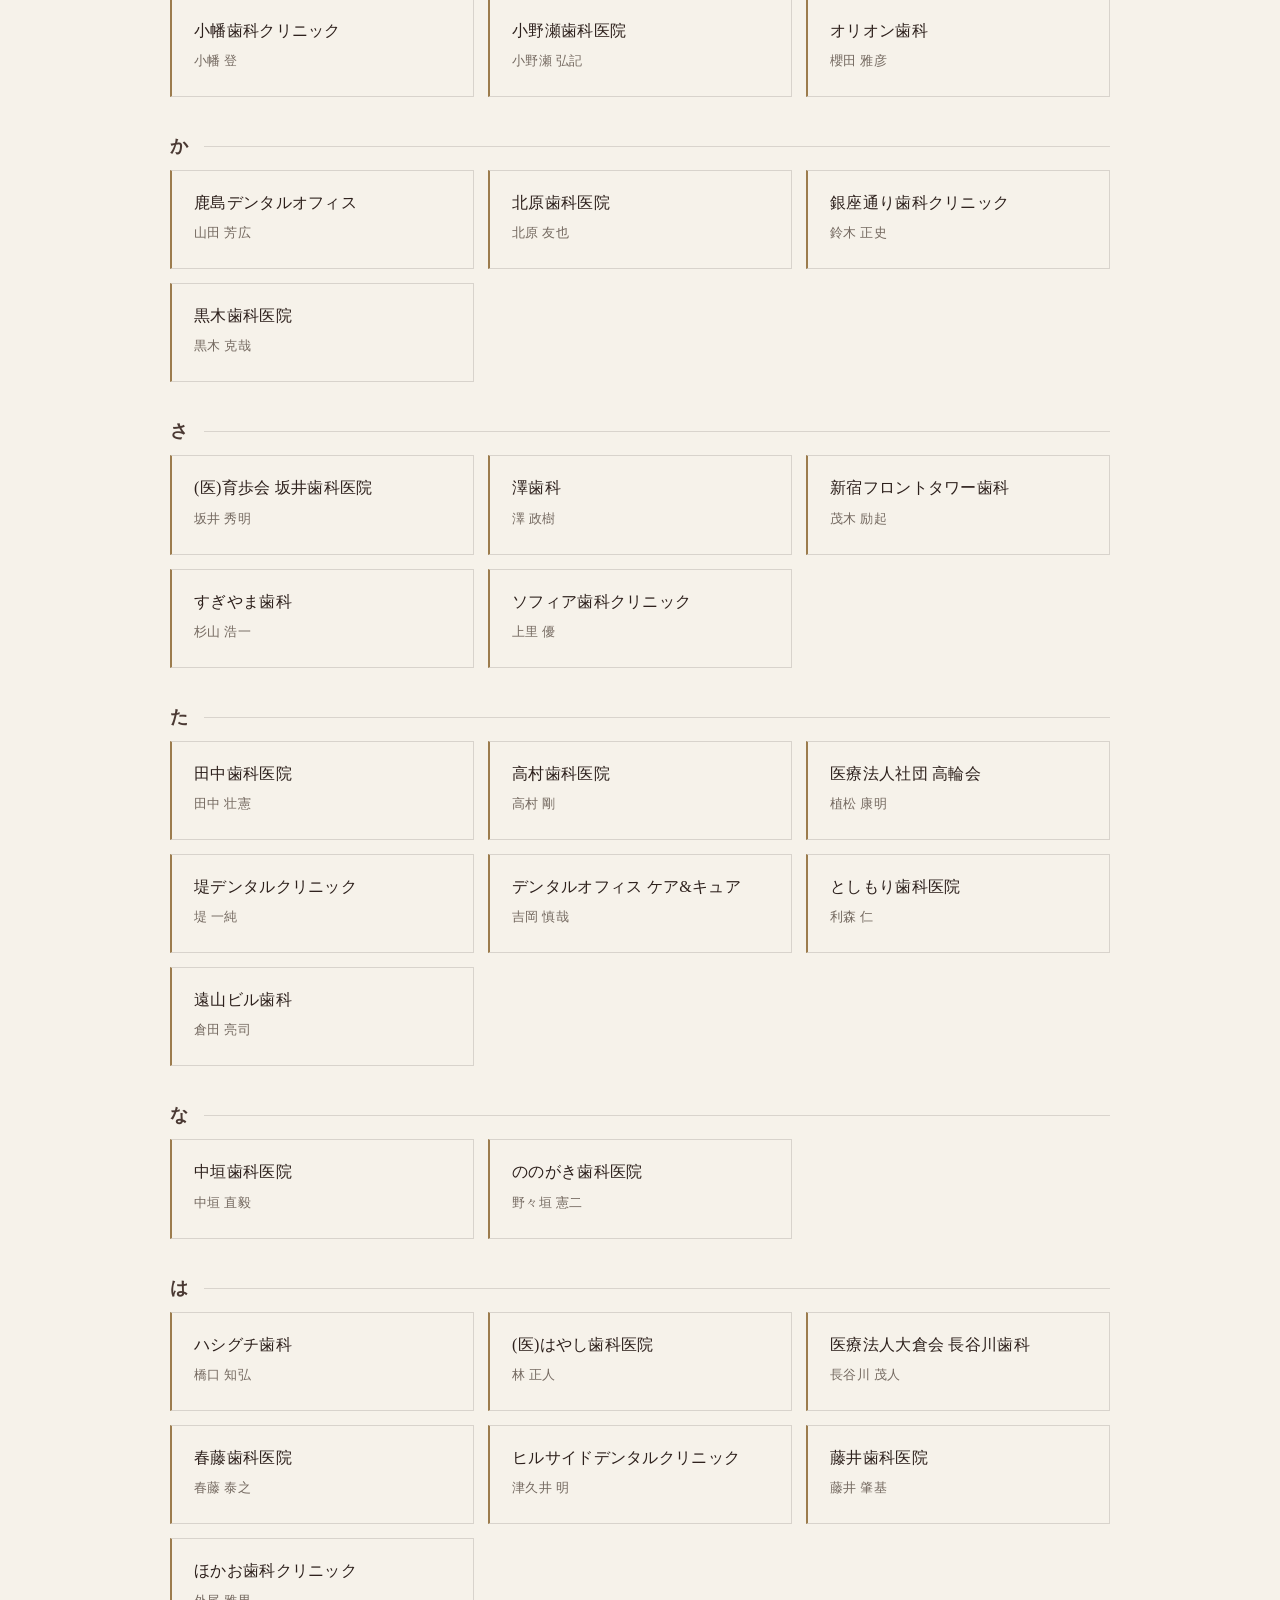
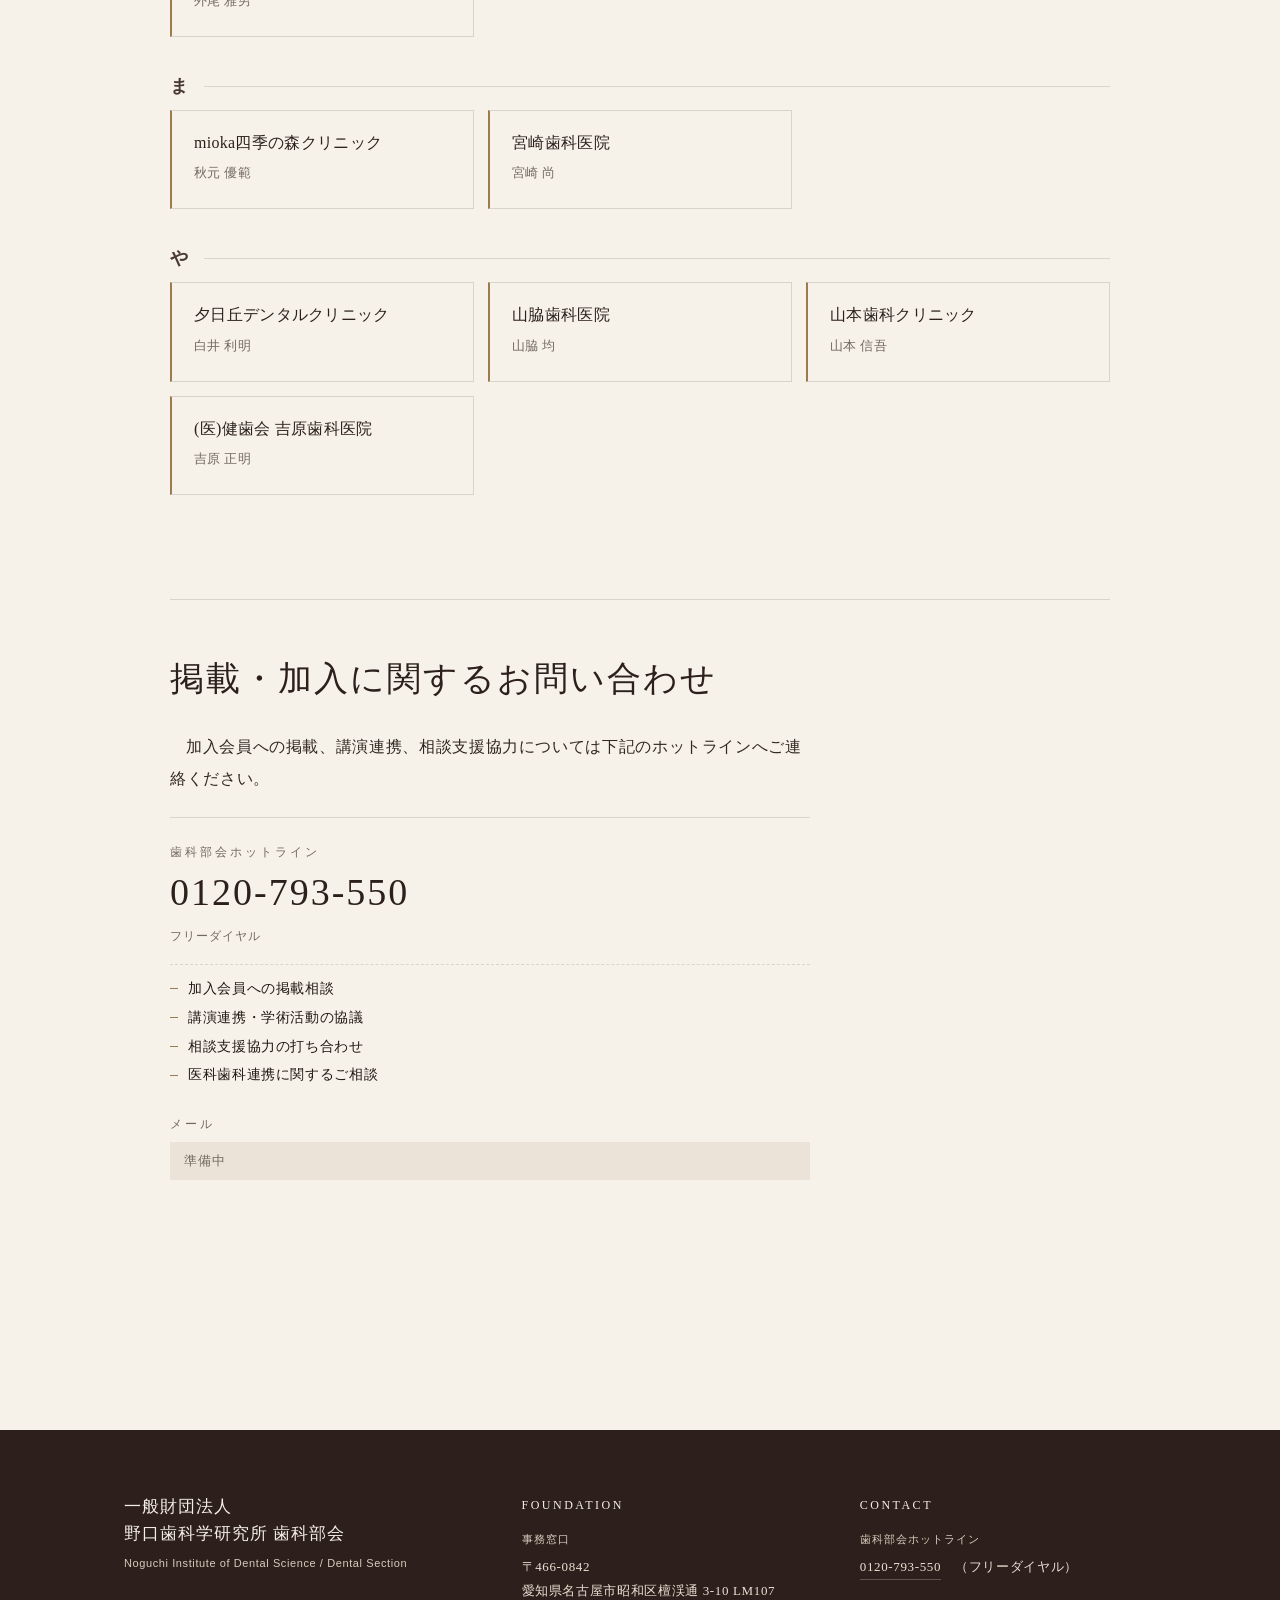
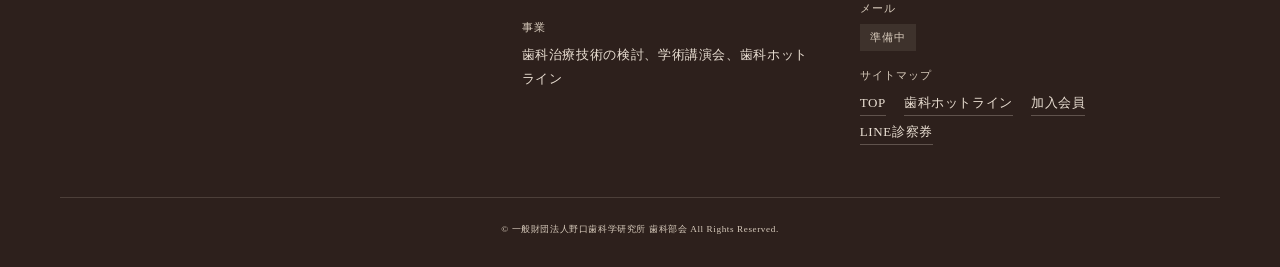
<file: members.html>
<!doctype html>
<html lang="ja">
  <head>
    <meta charset="utf-8" />
    <meta name="viewport" content="width=device-width, initial-scale=1" />
    <title>加入会員 | 一般財団法人野口歯科学研究所 歯科部会</title>
    <meta
      name="description"
      content="一般財団法人野口歯科学研究所 歯科部会の加入会員、協力機関、学術・講演・相談支援に関わる連携先を掲載しています。歯科医院・歯科クリニックとの連携体制を整備。"
    />
    <meta name="keywords" content="野口歯科学研究所,歯科部会,加入会員,連携医療機関,歯科医院,歯科クリニック,医科歯科連携,学術連携,相談支援" />
    <meta name="author" content="一般財団法人野口歯科学研究所 歯科部会" />
    <meta name="robots" content="index,follow,max-image-preview:large,max-snippet:-1" />
    <meta name="format-detection" content="telephone=no" />
    <meta name="theme-color" content="#0e2a47" />

    <link rel="canonical" href="https://hideyo-noguchi-mri.com/members.html" />

    <!-- Open Graph -->
    <meta property="og:type" content="article" />
    <meta property="og:site_name" content="一般財団法人野口歯科学研究所 歯科部会" />
    <meta property="og:title" content="加入会員 | 一般財団法人野口歯科学研究所 歯科部会" />
    <meta property="og:description" content="歯科治療技術、学術講演、相談支援、医科歯科連携に関わる団体・機関との連携を通じ、専門知見の共有と相談体制の整備を進めています。" />
    <meta property="og:url" content="https://hideyo-noguchi-mri.com/members.html" />
    <meta property="og:image" content="https://hideyo-noguchi-mri.com/assets/og-image.png" />
    <meta property="og:image:width" content="1200" />
    <meta property="og:image:height" content="630" />
    <meta property="og:locale" content="ja_JP" />

    <!-- Twitter Card -->
    <meta name="twitter:card" content="summary_large_image" />
    <meta name="twitter:title" content="加入会員 | 一般財団法人野口歯科学研究所 歯科部会" />
    <meta name="twitter:description" content="加入会員、協力機関、学術・講演・相談支援に関わる連携先を掲載。" />
    <meta name="twitter:image" content="https://hideyo-noguchi-mri.com/assets/og-image.png" />

    <!-- Favicon -->
    <link rel="icon" type="image/png" sizes="16x16" href="assets/favicon-16.png" />
    <link rel="icon" type="image/png" sizes="32x32" href="assets/favicon-32.png" />
    <link rel="icon" type="image/png" sizes="192x192" href="assets/favicon-192.png" />
    <link rel="icon" type="image/png" sizes="512x512" href="assets/favicon-512.png" />
    <link rel="apple-touch-icon" sizes="180x180" href="assets/apple-touch-icon.png" />
    <link rel="shortcut icon" href="assets/favicon-32.png" />

    <link rel="stylesheet" href="styles.css" />
    <script src="site.js"></script>

    <!-- パンくず構造化データ -->
    <script type="application/ld+json">
    {
      "@context": "https://schema.org",
      "@type": "BreadcrumbList",
      "itemListElement": [
        { "@type": "ListItem", "position": 1, "name": "TOP", "item": "https://hideyo-noguchi-mri.com/" },
        { "@type": "ListItem", "position": 2, "name": "加入会員", "item": "https://hideyo-noguchi-mri.com/members.html" }
      ]
    }
    </script>
  </head>
  <body>
    <div id="wrapper">
      <site-header current="members"></site-header>

      <main>
        <div id="imagebox">
          <img
            src="assets/noguchi-hero-refined.png"
            alt="野口英世博士を含む歴史的肖像写真"
          />
          <div class="hero-caption">
            <h1>加入会員</h1>
            <span>歯科治療技術、学術講演、相談支援、医科歯科連携に関わる団体・機関との連携を通じ、専門知見の共有と相談体制の整備を進めています。</span>
          </div>
        </div>

        <div id="content" class="clearfix">
          <article id="main">
            <section class="singletxt">
              <h2 class="title">加入会員について</h2>
              <p>
                一般財団法人野口歯科学研究所 歯科部会では、歯科治療技術の検討、専門相談、学術講演、教育活動に関わる団体・機関との連携を重視しています。
              </p>
              <p>
                掲載団体は、活動領域や協力内容に応じて整理し、相談者や医療関係者が適切な情報へアクセスできるようにします。
              </p>
            </section>

            <section class="singletxt">
              <h2>加入会員一覧</h2>

              <div class="member-group">
                <h3 class="member-group-label">あ</h3>
                <ul class="member-cards">
                  <li class="member-card"><span class="clinic">あさひ歯科クリニック</span><span class="doctor">内濱 啓次</span></li>
                  <li class="member-card"><span class="clinic">生田歯科医院</span><span class="doctor">生田 純一</span></li>
                  <li class="member-card"><span class="clinic">池田会 池田歯科クリニック</span><span class="doctor">池田 寛</span></li>
                  <li class="member-card"><span class="clinic">医療法人 正明会 岩井歯科</span><span class="doctor">岩井 正彦</span></li>
                  <li class="member-card"><span class="clinic">(医)雄久会 恵比寿南橋デンタルクリニック</span><span class="doctor">落合 久彦</span></li>
                  <li class="member-card"><span class="clinic">おざわ歯科医院</span><span class="doctor">小澤 俊文</span></li>
                  <li class="member-card"><span class="clinic">小幡歯科クリニック</span><span class="doctor">小幡 登</span></li>
                  <li class="member-card"><span class="clinic">小野瀬歯科医院</span><span class="doctor">小野瀬 弘記</span></li>
                  <li class="member-card"><span class="clinic">オリオン歯科</span><span class="doctor">櫻田 雅彦</span></li>
                </ul>
              </div>

              <div class="member-group">
                <h3 class="member-group-label">か</h3>
                <ul class="member-cards">
                  <li class="member-card"><span class="clinic">鹿島デンタルオフィス</span><span class="doctor">山田 芳広</span></li>
                  <li class="member-card"><span class="clinic">北原歯科医院</span><span class="doctor">北原 友也</span></li>
                  <li class="member-card"><span class="clinic">銀座通り歯科クリニック</span><span class="doctor">鈴木 正史</span></li>
                  <li class="member-card"><span class="clinic">黒木歯科医院</span><span class="doctor">黒木 克哉</span></li>
                </ul>
              </div>

              <div class="member-group">
                <h3 class="member-group-label">さ</h3>
                <ul class="member-cards">
                  <li class="member-card"><span class="clinic">(医)育歩会 坂井歯科医院</span><span class="doctor">坂井 秀明</span></li>
                  <li class="member-card"><span class="clinic">澤歯科</span><span class="doctor">澤 政樹</span></li>
                  <li class="member-card"><span class="clinic">新宿フロントタワー歯科</span><span class="doctor">茂木 励起</span></li>
                  <li class="member-card"><span class="clinic">すぎやま歯科</span><span class="doctor">杉山 浩一</span></li>
                  <li class="member-card"><span class="clinic">ソフィア歯科クリニック</span><span class="doctor">上里 優</span></li>
                </ul>
              </div>

              <div class="member-group">
                <h3 class="member-group-label">た</h3>
                <ul class="member-cards">
                  <li class="member-card"><span class="clinic">田中歯科医院</span><span class="doctor">田中 壮憲</span></li>
                  <li class="member-card"><span class="clinic">高村歯科医院</span><span class="doctor">高村 剛</span></li>
                  <li class="member-card"><span class="clinic">医療法人社団 高輪会</span><span class="doctor">植松 康明</span></li>
                  <li class="member-card"><span class="clinic">堤デンタルクリニック</span><span class="doctor">堤 一純</span></li>
                  <li class="member-card"><span class="clinic">デンタルオフィス ケア&amp;キュア</span><span class="doctor">吉岡 慎哉</span></li>
                  <li class="member-card"><span class="clinic">としもり歯科医院</span><span class="doctor">利森 仁</span></li>
                  <li class="member-card"><span class="clinic">遠山ビル歯科</span><span class="doctor">倉田 亮司</span></li>
                </ul>
              </div>

              <div class="member-group">
                <h3 class="member-group-label">な</h3>
                <ul class="member-cards">
                  <li class="member-card"><span class="clinic">中垣歯科医院</span><span class="doctor">中垣 直毅</span></li>
                  <li class="member-card"><span class="clinic">ののがき歯科医院</span><span class="doctor">野々垣 憲二</span></li>
                </ul>
              </div>

              <div class="member-group">
                <h3 class="member-group-label">は</h3>
                <ul class="member-cards">
                  <li class="member-card"><span class="clinic">ハシグチ歯科</span><span class="doctor">橋口 知弘</span></li>
                  <li class="member-card"><span class="clinic">(医)はやし歯科医院</span><span class="doctor">林 正人</span></li>
                  <li class="member-card"><span class="clinic">医療法人大倉会 長谷川歯科</span><span class="doctor">長谷川 茂人</span></li>
                  <li class="member-card"><span class="clinic">春藤歯科医院</span><span class="doctor">春藤 泰之</span></li>
                  <li class="member-card"><span class="clinic">ヒルサイドデンタルクリニック</span><span class="doctor">津久井 明</span></li>
                  <li class="member-card"><span class="clinic">藤井歯科医院</span><span class="doctor">藤井 肇基</span></li>
                  <li class="member-card"><span class="clinic">ほかお歯科クリニック</span><span class="doctor">外尾 雅男</span></li>
                </ul>
              </div>

              <div class="member-group">
                <h3 class="member-group-label">ま</h3>
                <ul class="member-cards">
                  <li class="member-card"><span class="clinic">mioka四季の森クリニック</span><span class="doctor">秋元 優範</span></li>
                  <li class="member-card"><span class="clinic">宮崎歯科医院</span><span class="doctor">宮崎 尚</span></li>
                </ul>
              </div>

              <div class="member-group">
                <h3 class="member-group-label">や</h3>
                <ul class="member-cards">
                  <li class="member-card"><span class="clinic">夕日丘デンタルクリニック</span><span class="doctor">白井 利明</span></li>
                  <li class="member-card"><span class="clinic">山脇歯科医院</span><span class="doctor">山脇 均</span></li>
                  <li class="member-card"><span class="clinic">山本歯科クリニック</span><span class="doctor">山本 信吾</span></li>
                  <li class="member-card"><span class="clinic">(医)健歯会 吉原歯科医院</span><span class="doctor">吉原 正明</span></li>
                </ul>
              </div>
            </section>

            <section class="singletxt">
              <h2>掲載・加入に関するお問い合わせ</h2>
              <p>加入会員への掲載、講演連携、相談支援協力については下記のホットラインへご連絡ください。</p>
              <div class="contact-info">
                <div class="contact-info__row">
                  <span class="contact-info__label">歯科部会ホットライン</span>
                  <a class="contact-info__phone" href="tel:0120-793-550">0120-793-550</a>
                  <span class="contact-info__phone-note">フリーダイヤル</span>
                  <ul class="contact-info__purposes">
                    <li>加入会員への掲載相談</li>
                    <li>講演連携・学術活動の協議</li>
                    <li>相談支援協力の打ち合わせ</li>
                    <li>医科歯科連携に関するご相談</li>
                  </ul>
                </div>
                <div class="contact-info__row">
                  <span class="contact-info__label">メール</span>
                  <span class="contact-pending">準備中</span>
                </div>
              </div>
            </section>
          </article>
        </div>
      </main>

      <site-footer></site-footer>
    </div>
  </body>
</html>
</file>
<file: styles.css>
:root {
  --ink: #211814;
  --brown: #2d201c;
  --brown-2: #4a3933;
  --paper: #f6f2ea;
  --paper-2: #ebe3d8;
  --paper-3: #fffaf2;
  --sand: #d8cbbc;
  --muted: #746960;
  --white: #fffaf2;
  --line: rgba(45, 32, 28, 0.14);
  --accent: #9c7c4d;
  --accent-deep: #7a5e36;
  --accent-soft: rgba(156, 124, 77, 0.12);
  --soft-shadow: 0 18px 48px rgba(45, 32, 28, 0.08);
  --content: 1160px;
  --read: 640px;
  --gutter: clamp(20px, 5vw, 72px);
  --mincho: "Yu Mincho", "YuMincho", "Hiragino Mincho ProN", "Hiragino Mincho Pro", "Noto Serif JP", "Times New Roman", serif;
}

:focus-visible {
  outline: 2px solid var(--accent);
  outline-offset: 3px;
  border-radius: 2px;
}

::selection {
  background: var(--accent-soft);
  color: var(--ink);
}

* {
  box-sizing: border-box;
  margin: 0;
  padding: 0;
}

html {
  width: 100%;
  scroll-padding-top: 132px;
  overflow-x: clip;
}

body {
  width: 100%;
  min-height: 100vh;
  color: var(--ink);
  background: var(--paper);
  font-family: var(--mincho);
  font-size: 16px;
  line-height: 2;
  letter-spacing: 0.04em;
  font-feature-settings: "palt" 1;
  text-rendering: optimizeLegibility;
}

a {
  color: inherit;
  text-decoration: none;
  transition: color 160ms ease;
}

a:hover {
  color: var(--accent-deep);
}

img {
  max-width: 100%;
  border: 0;
  vertical-align: bottom;
}

ul {
  list-style: none;
}

#wrapper {
  min-height: 100vh;
  background: var(--paper);
}

.fixed-header {
  position: sticky;
  top: 0;
  z-index: 20;
  background: rgba(255, 250, 242, 0.96);
  backdrop-filter: blur(12px);
  box-shadow: 0 1px 0 var(--line);
}

#header {
  display: grid;
  grid-template-columns: minmax(320px, 1fr) auto auto;
  align-items: center;
  gap: clamp(20px, 3vw, 42px);
  width: min(100%, var(--content));
  min-height: 82px;
  margin: 0 auto;
  padding-inline: var(--gutter);
  color: var(--ink);
}

.logo-area {
  display: block;
  padding: 16px 0;
}

.logo-main {
  display: block;
  font-family: "Yu Mincho", "Hiragino Mincho ProN", serif;
  font-size: clamp(23px, 2.3vw, 31px);
  font-weight: 500;
  line-height: 1.2;
  letter-spacing: 1px;
}

.logo-sub {
  display: block;
  margin-top: 4px;
  color: var(--muted);
  font-size: 11px;
  letter-spacing: 0.6px;
}

.header-copy {
  max-width: 260px;
  color: var(--muted);
  font-size: 13px;
  line-height: 1.55;
}

.header-contact {
  display: inline-grid;
  min-width: 132px;
  min-height: 40px;
  padding: 0 18px;
  place-items: center;
  color: var(--white);
  background: var(--brown);
  font-size: 13px;
  line-height: 1.2;
  letter-spacing: 0.5px;
  border: 1px solid transparent;
  transition: background 180ms ease, color 180ms ease, border-color 180ms ease;
}

.header-contact:hover {
  color: var(--white);
  background: var(--accent-deep);
  border-color: var(--accent);
}

#headnav {
  width: 100%;
  background: rgba(255, 250, 242, 0.96);
  overflow-x: auto;
  scrollbar-width: none;
  box-shadow: inset 0 1px 0 var(--line), inset 0 -1px 0 var(--line);
}

#headnav::-webkit-scrollbar {
  display: none;
}

#menu {
  display: flex;
  flex-wrap: nowrap;
  width: min(100%, var(--content));
  min-width: max-content;
  margin: 0 auto;
  padding-inline: var(--gutter);
}

#menu li {
  display: block;
}

#menu li a {
  display: block;
  padding: 12px clamp(12px, 1.4vw, 20px) 13px;
  color: var(--ink);
  font-size: 13px;
  line-height: 1.3;
  white-space: nowrap;
  transition: color 160ms ease, background 160ms ease, box-shadow 160ms ease;
}

#menu li a:hover {
  color: var(--accent-deep);
  background: var(--accent-soft);
}

#menu a[aria-current="page"] {
  color: var(--brown);
  background: transparent;
  box-shadow: inset 0 -2px 0 var(--accent);
}

#imagebox {
  position: relative;
  width: 100%;
  margin: 0;
  padding-inline: 0;
  background: var(--paper);
}

#imagebox img {
  display: block;
  width: 100%;
  max-width: none;
  height: clamp(440px, 46vw, 720px);
  object-fit: cover;
  object-position: 22% center;
}

#imagebox::after {
  content: "";
  position: absolute;
  inset: auto 0 0;
  height: 55%;
  background: linear-gradient(180deg, transparent 0%, rgba(15, 10, 8, 0.55) 60%, rgba(15, 10, 8, 0.78) 100%);
  pointer-events: none;
}

.hero-caption {
  position: absolute;
  z-index: 1;
  left: max(var(--gutter), calc((100vw - var(--content)) / 2 + var(--gutter)));
  bottom: clamp(24px, 4vw, 56px);
  width: min(540px, calc(100% - var(--gutter) * 2 - 56px));
  padding: 0;
  color: var(--white);
  background: transparent;
  text-shadow: 0 2px 14px rgba(0, 0, 0, 0.85);
}

.hero-caption p {
  margin-bottom: 8px;
  color: var(--sand);
  font-size: 12px;
  letter-spacing: 1.5px;
  text-transform: uppercase;
}

.hero-caption h1 {
  margin-bottom: 10px;
  font-family: "Yu Mincho", "Hiragino Mincho ProN", serif;
  font-size: clamp(28px, 3.6vw, 43px);
  font-weight: 500;
  line-height: 1.25;
  letter-spacing: 1px;
}

.hero-caption span {
  display: block;
  color: #f4eee5;
  font-size: 15px;
  line-height: 1.85;
}

#content {
  width: min(100%, var(--content));
  margin: 0 auto;
  padding: clamp(56px, 6vw, 92px) var(--gutter) 86px;
}

#main {
  width: 100%;
  max-width: 940px;
  margin: 0 auto;
}

.singletxt {
  position: relative;
  width: 100%;
  margin-bottom: 104px;
  padding-top: 44px;
  border-top: 1px solid var(--line);
}

.singletxt:first-child {
  padding-top: 0;
  border-top: none;
}

.singletxt p {
  max-width: var(--read);
  margin: 0 0 1.4em;
  color: #332722;
  font-size: 16px;
  line-height: 2;
}

.singletxt > p {
  text-indent: 1em;
}

.title,
.singletxt h2 {
  position: relative;
  margin: 0 0 28px;
  padding-left: 0;
  color: var(--brown);
  font-family: var(--mincho);
  font-size: clamp(25px, 2.8vw, 34px);
  font-weight: 500;
  line-height: 1.38;
  letter-spacing: 2px;
}

.singletxt h2 {
  margin-top: 12px;
}

.singletxt h3 {
  margin: 30px 0 10px;
  color: var(--brown-2);
  font-size: 18px;
  font-weight: 600;
  line-height: 1.5;
}

/* ─── 黒背景反転ブロック（フルワイド・カラムも広く） ─────────────── */

.dark-block.singletxt {
  position: relative;
  width: 100vw;
  margin-left: calc(50% - 50vw);
  margin-right: calc(50% - 50vw);
  margin-bottom: 96px;
  padding-top: clamp(64px, 8vw, 110px);
  padding-bottom: clamp(56px, 7vw, 96px);
  padding-left: max(var(--gutter), calc((100vw - var(--content)) / 2 + var(--gutter)));
  padding-right: max(var(--gutter), calc((100vw - var(--content)) / 2 + var(--gutter)));
  background: var(--ink);
  color: var(--white);
  border-top: none;
}

/* 1番目に置かれた dark-block は #content の上余白を打ち消し、
   ヒーロー画像の直下にぴったり接続させる */
.dark-block.singletxt:first-child {
  margin-top: calc(0px - clamp(56px, 6vw, 92px));
}

.dark-block.singletxt::before {
  content: "";
  position: absolute;
  top: 0;
  left: max(var(--gutter), calc((100vw - var(--content)) / 2 + var(--gutter)));
  width: 56px;
  height: 2px;
  background: var(--accent);
}

.dark-block.singletxt > h2,
.dark-block.singletxt .title {
  margin-top: 0;
  color: var(--white);
}

.dark-block.singletxt > h2::before {
  color: var(--accent);
}

.dark-block.singletxt p {
  max-width: none;
  color: #e8e0d4;
}

.dark-block.singletxt h3 {
  color: var(--sand);
}

.notice-block {
  position: relative;
  margin: 0 0 96px;
  padding: 0;
  background: transparent;
  border: none;
}

.notice-block::before {
  content: "── お知らせ";
  display: block;
  position: static;
  margin-bottom: 22px;
  padding: 0;
  color: var(--accent-deep);
  background: none;
  font-family: "Yu Mincho", "Hiragino Mincho ProN", serif;
  font-size: 12px;
  letter-spacing: 8px;
  text-align: left;
}

.notice-block::after {
  content: none;
}

.notice-block .title {
  margin: 0 0 32px;
  padding-left: 0;
  color: var(--brown);
  font-family: "Yu Mincho", "Hiragino Mincho ProN", serif;
  font-size: clamp(26px, 3vw, 36px);
  font-weight: 500;
  line-height: 1.45;
  letter-spacing: 2px;
  text-align: left;
}

.notice-block .title::before {
  display: none;
}

.notice-block p {
  max-width: var(--read);
  margin: 0 0 16px;
  color: var(--ink);
  font-size: 15.5px;
  line-height: 2.05;
  text-align: left;
  text-indent: 1em;
}

.notice-block p:last-child {
  margin-bottom: 0;
}

.square3 {
  max-width: var(--read);
  margin: 24px 0;
  padding: 0 0 0 20px;
  background: transparent;
  box-shadow: inset 3px 0 0 var(--sand);
}

.square3 p {
  margin: 0;
}

.portrait-text {
  display: grid;
  grid-template-columns: 210px minmax(0, 1fr);
  gap: 34px;
  align-items: start;
  max-width: 900px;
}

.noguchi-portrait {
  margin: 6px 0 0;
  color: var(--muted);
}

.noguchi-portrait img {
  display: block;
  width: 210px;
  height: auto;
  background: var(--paper-2);
}

.noguchi-portrait figcaption {
  margin-top: 9px;
  font-size: 12px;
  letter-spacing: 0.5px;
  text-align: center;
}

.tablestyle {
  width: 100%;
  max-width: 840px;
  margin: 0;
  border-collapse: collapse;
  background: transparent;
}

.tablestyle th,
.tablestyle td {
  padding: 13px 0;
  font-size: 15px;
  line-height: 1.8;
  vertical-align: top;
  border-bottom: 1px solid var(--line);
}

.tablestyle th {
  width: 25%;
  color: var(--muted);
  background: transparent;
  font-weight: 500;
  text-align: left;
}

.tablestyle td {
  color: var(--ink);
  background: transparent;
}

.contact-line {
  display: flex;
  flex-wrap: wrap;
  gap: 12px;
  max-width: var(--read);
  margin-top: 6px;
}

.contact-line a {
  display: inline-block;
  min-width: 180px;
  padding: 10px 0;
  color: var(--accent-deep);
  background: transparent;
  font-size: 15px;
  text-align: left;
  text-decoration: underline;
  text-underline-offset: 5px;
  text-decoration-thickness: 1px;
  text-decoration-color: var(--accent);
  transition: color 160ms ease, text-decoration-color 160ms ease;
}

.contact-line a:hover {
  color: var(--ink);
  text-decoration-color: var(--ink);
}

.contact-pending {
  display: inline-block;
  padding: 6px 14px;
  color: var(--muted);
  background: var(--paper-2);
  font-size: 13px;
  letter-spacing: 1px;
}

.contact-info {
  display: grid;
  gap: 24px;
  max-width: var(--read);
  margin-top: 18px;
  padding-top: 22px;
  border-top: 1px solid var(--line);
}

.contact-info__row {
  display: flex;
  flex-direction: column;
  gap: 6px;
}

.contact-info__label {
  color: var(--muted);
  font-family: "Yu Mincho", "Hiragino Mincho ProN", serif;
  font-size: 12px;
  letter-spacing: 3px;
}

.contact-info__phone {
  display: inline-block;
  width: fit-content;
  color: var(--brown);
  font-family: "Yu Mincho", "Hiragino Mincho ProN", serif;
  font-size: clamp(28px, 3.4vw, 38px);
  font-weight: 500;
  line-height: 1.2;
  letter-spacing: 2px;
  text-decoration: none;
  transition: color 160ms ease;
}

.contact-info__phone:hover {
  color: var(--accent-deep);
}

.contact-info__phone-note {
  margin-top: 2px;
  color: var(--muted);
  font-size: 12px;
  letter-spacing: 1px;
}

.contact-info__purposes {
  display: grid;
  gap: 4px;
  margin-top: 10px;
  padding-top: 12px;
  border-top: 1px dashed var(--line);
  list-style: none;
}

.contact-info__purposes li {
  position: relative;
  padding-left: 18px;
  color: var(--ink);
  font-size: 13.5px;
  line-height: 1.85;
}

.contact-info__purposes li::before {
  content: "";
  position: absolute;
  left: 0;
  top: 0.88em;
  width: 8px;
  height: 1px;
  background: var(--accent);
}

/* lower-page hero uses #imagebox + .hero-caption (unified with TOP) */

.feature-grid {
  display: grid;
  grid-template-columns: repeat(3, minmax(0, 1fr));
  gap: 40px 36px;
  max-width: 900px;
}

.feature-grid--2col {
  grid-template-columns: repeat(2, minmax(0, 1fr));
  max-width: 820px;
  gap: 40px 44px;
}

.feature-grid > div {
  padding: 6px 0 6px 22px;
  background: transparent;
  border-left: 1px solid var(--line);
}

.feature-grid h3 {
  margin-top: 0;
}

.feature-grid p {
  margin-bottom: 0;
}

/* feature-grid 内の「成果物」表示 */
.feature-grid .card-deliverable {
  display: block;
  margin-top: 14px;
  padding-top: 10px;
  border-top: 1px dashed var(--line);
  color: var(--accent-deep);
  font-size: 12.5px;
  letter-spacing: 0.5px;
  line-height: 1.65;
}

.feature-grid .card-deliverable strong {
  margin-right: 6px;
  color: var(--brown);
  font-weight: 600;
  font-family: "Yu Mincho", "Hiragino Mincho ProN", serif;
}

/* セクション末尾のスコープ注釈 */
.scope-note {
  max-width: var(--read);
  margin-top: 28px;
  padding-top: 16px;
  border-top: 1px solid var(--line);
  color: var(--muted);
  font-size: 13px;
  line-height: 1.85;
  text-indent: 0;
}

/* 章番号を持たない強調セクション(付加価値ブロック) */
.highlight-block.singletxt {
  counter-increment: none;
  padding: clamp(28px, 4vw, 44px) clamp(24px, 4vw, 48px);
  background: var(--paper-3);
  border-top: none;
  border-left: 3px solid var(--accent);
}

.highlight-block.singletxt > h2 {
  margin-top: 0;
  font-size: clamp(22px, 2.4vw, 28px);
  letter-spacing: 1.5px;
}

.highlight-block.singletxt > h2::before {
  content: none;
}

/* ─── 「紙＋LINE」2選択ショーケース ─────────────── */

.option-cards {
  margin-top: 8px;
  max-width: 920px;
}

.option-cards__heading {
  text-align: center;
  margin-bottom: 40px;
}

.option-cards__heading h3 {
  display: inline-block;
  margin: 0;
  color: var(--ink);
  font-family: var(--mincho);
  font-size: clamp(20px, 2.4vw, 28px);
  font-weight: 500;
  line-height: 1.4;
  letter-spacing: 2px;
}

.option-cards__heading h3::before {
  content: none;
}

.option-cards__heading p {
  margin: 12px 0 0;
  color: var(--muted);
  font-size: 14px;
  max-width: none;
}

.option-cards__grid {
  display: grid;
  grid-template-columns: repeat(2, minmax(0, 1fr));
  gap: 28px;
  margin-bottom: 36px;
}

.option-card {
  display: flex;
  flex-direction: column;
  gap: 16px;
  padding: 28px 26px 30px;
  background: transparent;
  border: 1px solid var(--line);
  border-radius: 0;
}

.option-card__badge {
  align-self: flex-start;
  display: inline-block;
  padding: 4px 0 6px;
  background: transparent;
  color: var(--brown);
  border: none;
  border-bottom: 1px solid var(--accent);
  border-radius: 0;
  font-family: var(--mincho);
  font-size: 13px;
  letter-spacing: 6px;
}

.option-card__badge::before {
  content: none;
}

.option-card__title {
  margin: 0;
  font-family: var(--mincho);
  font-size: 22px;
  font-weight: 500;
  letter-spacing: 2px;
  color: var(--brown);
}

.option-card__desc {
  margin: 0;
  max-width: none;
  color: var(--muted);
  font-size: 13.5px;
  line-height: 1.85;
}

.option-card__visual {
  display: flex;
  justify-content: center;
  align-items: center;
  padding: 12px 0 8px;
  min-height: 200px;
}

.option-card__mock {
  display: block;
  width: 100%;
  max-width: 320px;
  height: auto;
}

.option-card__mock--phone {
  max-width: 220px;
}

.option-card__features {
  list-style: none;
  display: grid;
  gap: 9px;
  padding: 14px 0 0;
  margin: 4px 0 0;
  border-top: 1px solid var(--line);
}

.option-card__features li {
  position: relative;
  padding-left: 18px;
  color: var(--ink);
  font-size: 13.5px;
  line-height: 1.85;
}

.option-card__features li::before {
  content: "・";
  position: absolute;
  left: 0;
  top: 0;
  width: auto;
  height: auto;
  background: transparent;
  color: var(--accent-deep);
  font-family: var(--mincho);
  font-size: 14px;
  font-weight: 500;
}

/* footer message under cards */

.option-cards__footer {
  display: flex;
  flex-direction: column;
  gap: 4px;
  align-items: center;
  padding: 22px 16px 0;
  border-top: 1px dashed var(--line);
  text-align: center;
}

.option-cards__footer p {
  margin: 0;
  max-width: none;
  color: var(--muted);
  font-size: 14px;
  line-height: 1.85;
}

.option-cards__footer p:first-child {
  color: var(--ink);
  font-family: "Yu Mincho", "Hiragino Mincho ProN", serif;
  font-size: 15px;
  letter-spacing: 1px;
}

@media (max-width: 840px) {
  .option-cards__grid {
    grid-template-columns: 1fr;
    gap: 24px;
  }

  .option-cards__heading h3 {
    font-size: 19px;
    gap: 10px;
  }

  .option-cards__heading h3::before {
    width: 26px;
    height: 26px;
    font-size: 13px;
  }
}

.flow-list {
  display: grid;
  gap: 8px;
  max-width: var(--read);
  margin-left: 1.4em;
  color: #332722;
  font-size: 16px;
  line-height: 2;
}

.member-cards {
  display: grid;
  grid-template-columns: repeat(auto-fill, minmax(280px, 1fr));
  gap: 14px;
  max-width: 1040px;
}

.member-card {
  display: flex;
  flex-direction: column;
  gap: 6px;
  padding: 20px 22px 22px;
  background: transparent;
  border: 1px solid var(--line);
  border-left: 2px solid var(--accent);
  transition: border-color 200ms ease;
}

.member-card:hover {
  border-color: var(--accent-deep);
  border-left-color: var(--accent-deep);
}

.member-card .clinic {
  color: var(--brown);
  font-family: "Yu Mincho", "Hiragino Mincho ProN", serif;
  font-size: 16px;
  font-weight: 500;
  line-height: 1.45;
  letter-spacing: 0.3px;
}

.member-card .doctor {
  color: var(--muted);
  font-size: 13px;
  letter-spacing: 0.4px;
}

.member-group {
  margin-bottom: 36px;
}

.member-group-label {
  display: flex;
  align-items: center;
  gap: 14px;
  margin-bottom: 14px;
  color: var(--accent-deep);
  font-family: "Yu Mincho", "Hiragino Mincho ProN", serif;
  font-size: 22px;
  font-weight: 500;
  letter-spacing: 2px;
}

.member-group-label::after {
  content: "";
  flex: 1;
  height: 1px;
  background: var(--line);
}

#footer {
  margin-top: 60px;
  padding: 64px 0 28px;
  color: #cbbfb1;
  background: var(--brown);
  font-size: 13px;
  line-height: 1.85;
}

.footer-inner {
  display: grid;
  grid-template-columns: minmax(280px, 1.2fr) repeat(2, minmax(0, 1fr));
  gap: 42px;
  width: min(100%, var(--content));
  margin: 0 auto;
  padding: 0 var(--gutter) 40px;
  border-bottom: 1px solid rgba(216, 203, 188, 0.18);
}

.footer-brand {
  color: #f4eee5;
  font-family: "Yu Mincho", "Hiragino Mincho ProN", serif;
  font-size: 17px;
  line-height: 1.55;
  letter-spacing: 1px;
}

.footer-brand small {
  display: block;
  margin-top: 8px;
  color: var(--sand);
  font-family: "Meiryo", "Hiragino Kaku Gothic ProN", sans-serif;
  font-size: 11px;
  letter-spacing: 0.6px;
}

.footer-col h4 {
  margin-bottom: 12px;
  color: #f4eee5;
  font-size: 12px;
  font-weight: 500;
  letter-spacing: 2.5px;
}

.footer-col dl {
  display: grid;
  gap: 6px;
}

.footer-col dt {
  color: var(--sand);
  font-size: 11px;
  letter-spacing: 1px;
}

.footer-col dd {
  margin: 0 0 8px;
  color: #eadfd3;
  font-size: 13px;
}

.footer-col dd a {
  display: inline-block;
  margin-right: 14px;
  margin-bottom: 4px;
}

.footer-col a {
  color: #eadfd3;
  text-decoration: none;
  border-bottom: 1px solid rgba(216, 203, 188, 0.3);
}

.footer-col a:hover {
  color: var(--white);
  border-bottom-color: var(--accent);
}

.footer-pending {
  display: inline-block;
  padding: 3px 10px;
  color: var(--sand);
  background: rgba(216, 203, 188, 0.1);
  font-size: 11px;
  letter-spacing: 1px;
}

.footer-bottom {
  width: min(100%, var(--content));
  margin: 0 auto;
  padding: 20px var(--gutter) 0;
  color: var(--sand);
  font-size: 11px;
  letter-spacing: 0.6px;
  text-align: center;
}

.clearfix::after {
  content: "";
  display: block;
  clear: both;
}

@media (max-width: 840px) {
  html {
    scroll-padding-top: 44px;
  }

  .fixed-header {
    position: static;
  }

  #header {
    grid-template-columns: 1fr;
    gap: 8px;
    min-height: auto;
    padding-top: 14px;
    padding-bottom: 14px;
  }

  #headnav {
    position: sticky;
    top: 0;
  }

  .header-contact {
    width: fit-content;
    min-width: 150px;
  }

  #imagebox {
    padding-inline: 0;
  }

  #imagebox img {
    height: 380px;
    object-position: 18% center;
  }

  #imagebox::after {
    height: 65%;
    background: linear-gradient(180deg, transparent 0%, rgba(15, 10, 8, 0.62) 55%, rgba(15, 10, 8, 0.86) 100%);
  }

  .hero-caption {
    left: 20px;
    right: 20px;
    bottom: 22px;
    width: auto;
    padding: 0;
  }

  .feature-grid,
  .portrait-text,
  .footer-inner {
    grid-template-columns: 1fr;
  }

  .footer-inner {
    gap: 32px;
  }

  .noguchi-portrait img {
    width: min(210px, 100%);
  }
}

@media (max-width: 520px) {
  :root {
    --gutter: 18px;
  }

  body {
    font-size: 15px;
  }

  .logo-main {
    font-size: 22px;
  }

  .logo-area {
    padding: 0 0 4px;
  }

  .logo-sub {
    font-size: 10px;
  }

  .header-copy {
    font-size: 12px;
  }

  #headnav {
    padding-inline: 16px;
  }

  #imagebox img {
    height: 320px;
    object-position: 15% center;
  }

  .hero-caption {
    padding: 0;
  }

  .hero-caption h1 {
    font-size: 24px;
    line-height: 1.3;
  }

  .hero-caption span {
    font-size: 13px;
    line-height: 1.75;
  }

  .tablestyle,
  .tablestyle tbody,
  .tablestyle tr,
  .tablestyle th,
  .tablestyle td {
    display: block;
    width: 100%;
  }

  .contact-line {
    display: block;
  }

  .contact-line a {
    width: 100%;
    margin-bottom: 8px;
  }
}
</file>
